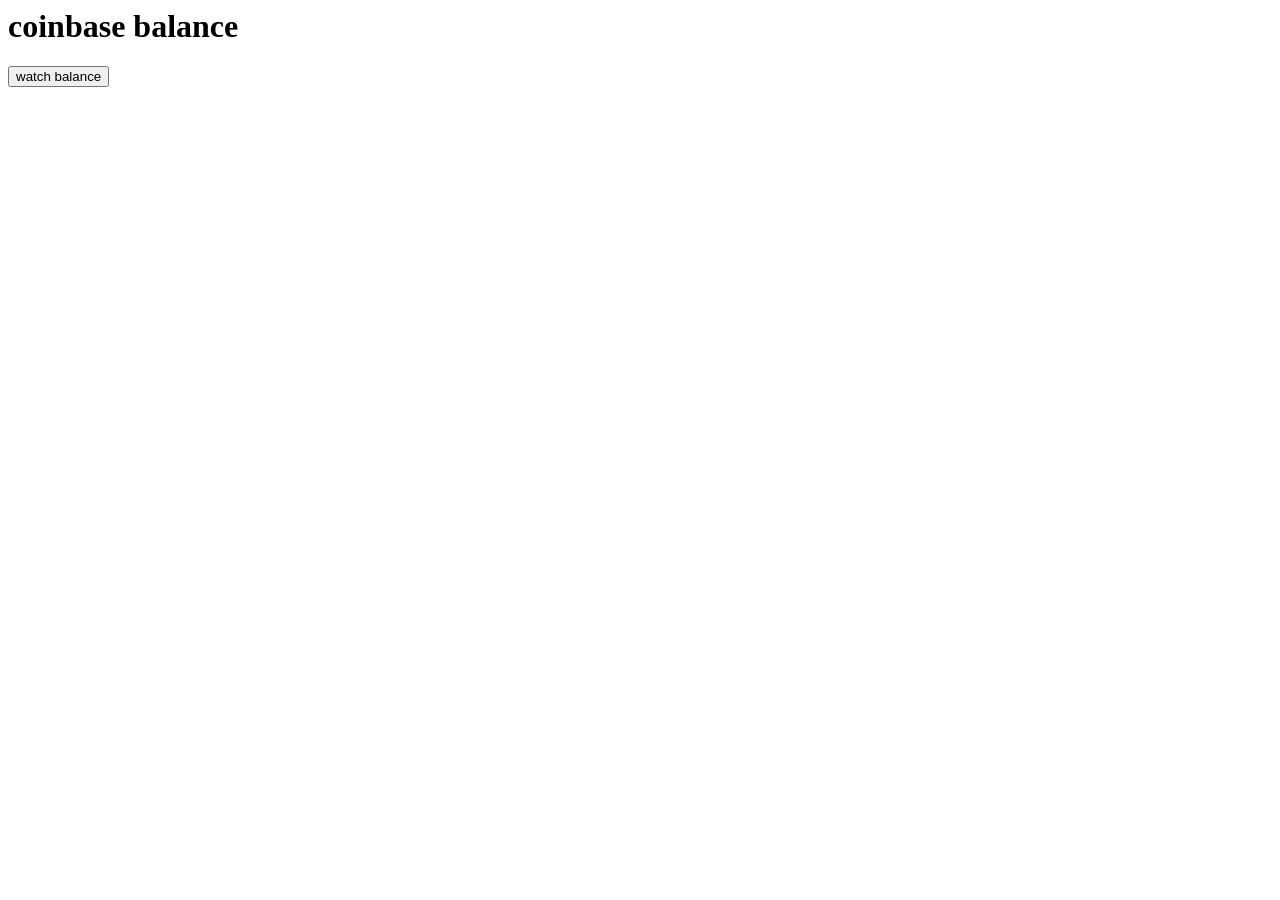
<file: static/plugins/web3/example/balance.html>
<!doctype>
<html>

<head>
<script type="text/javascript" src="../node_modules/bignumber.js/bignumber.min.js"></script>
<script type="text/javascript" src="../web3-light.js"></script>
<script type="text/javascript">
   
    var Web3 = require('web3');
    var web3 = new Web3();


    //web3.setProvider(new web3.providers.HttpProvider());
    //default port is 8545

    web3.setProvider(new web3.providers.HttpProvider("http://localhost:8200"));

    function watchBalance() {
        console.log('11111');
        var coinbase = web3.eth.coinbase;
        console.log(coinbase);
        var originalBalance = web3.eth.getBalance(coinbase).toNumber();

        console.log(originalBalance);
        document.getElementById('coinbase').innerText = 'coinbase: ' + coinbase;
        document.getElementById('original').innerText = ' original balance: ' + originalBalance + '    watching...';

        web3.eth.filter('latest').watch(function() {
            var currentBalance = web3.eth.getBalance(coinbase).toNumber();
            document.getElementById("current").innerText = 'current: ' + currentBalance;
            document.getElementById("diff").innerText = 'diff:    ' + (currentBalance - originalBalance);
        });
    }

</script>
</head>
<body>
    <h1>coinbase balance</h1>
    <button type="button" onClick="watchBalance();">watch balance</button>
    <div></div>
    <div id="coinbase"></div>
    <div id="original"></div>
    <div id="current"></div>
    <div id="diff"></div>
</body>
</html>
</file>
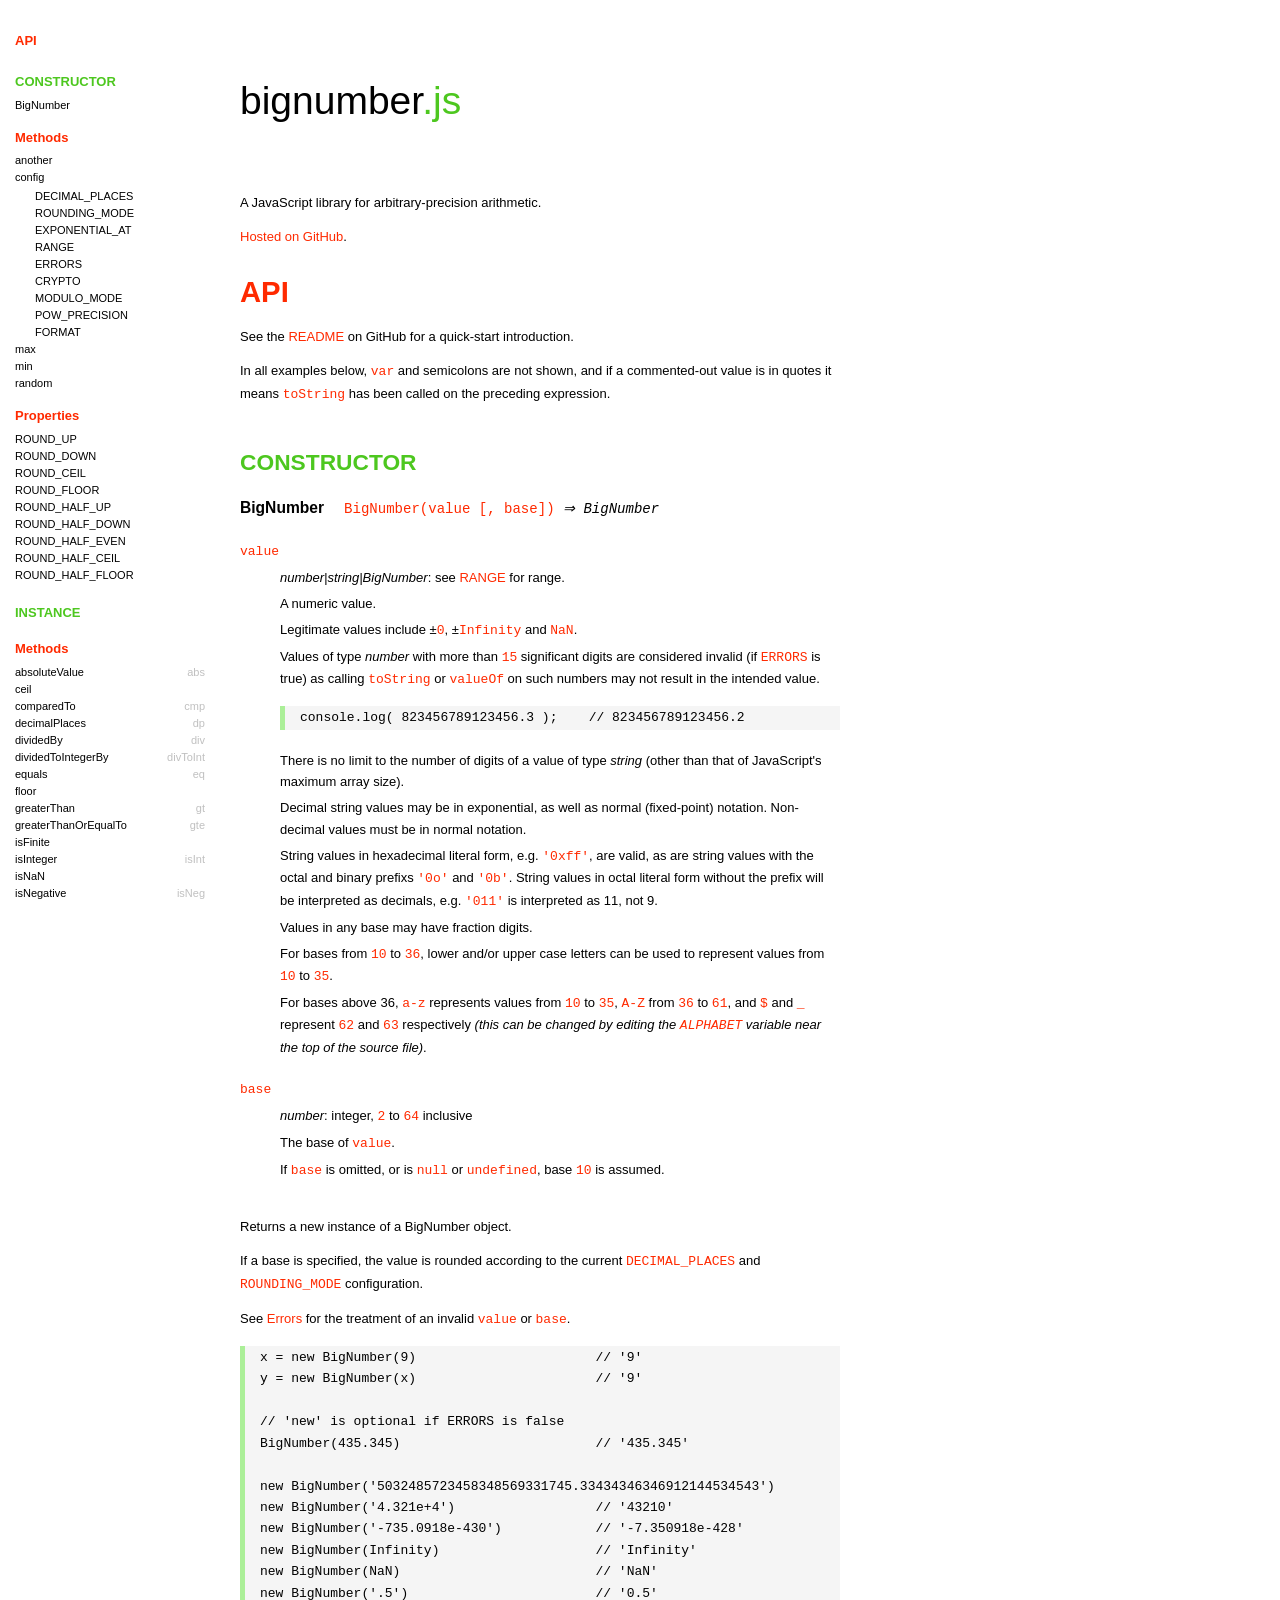
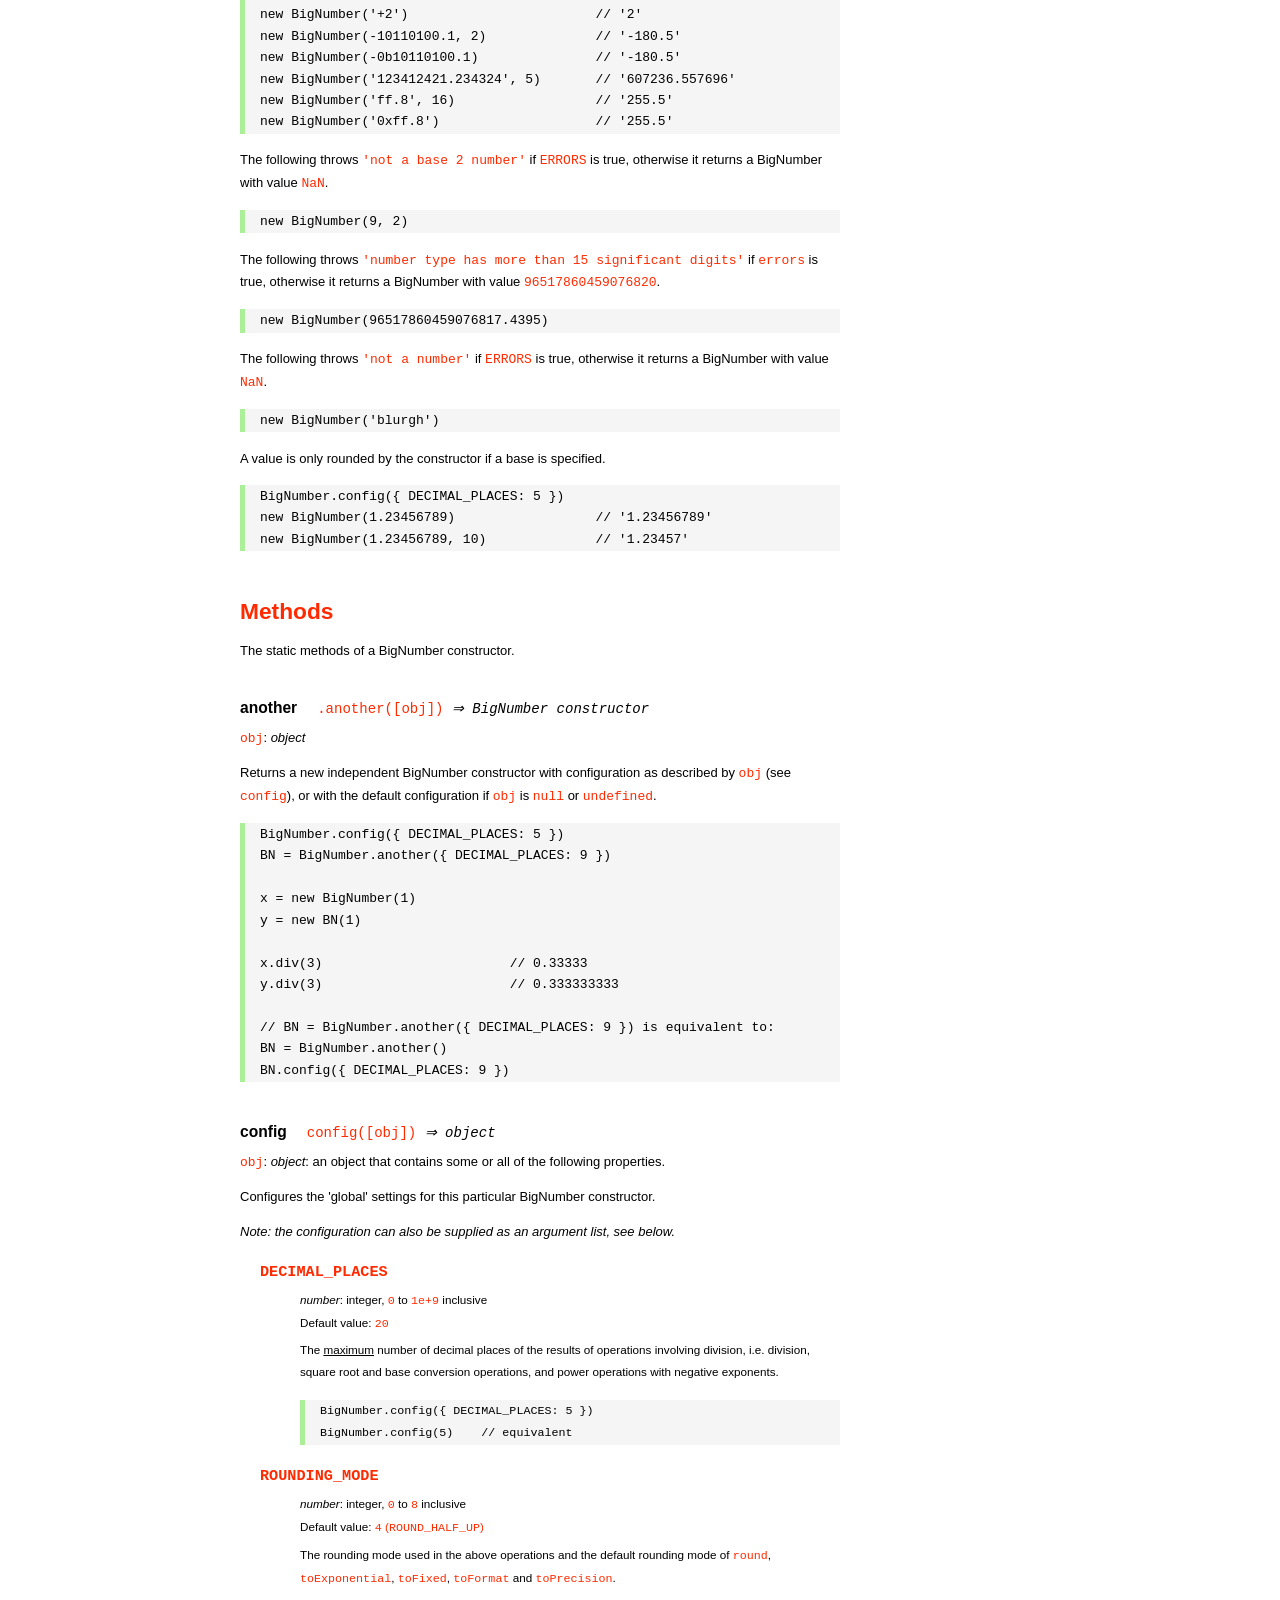
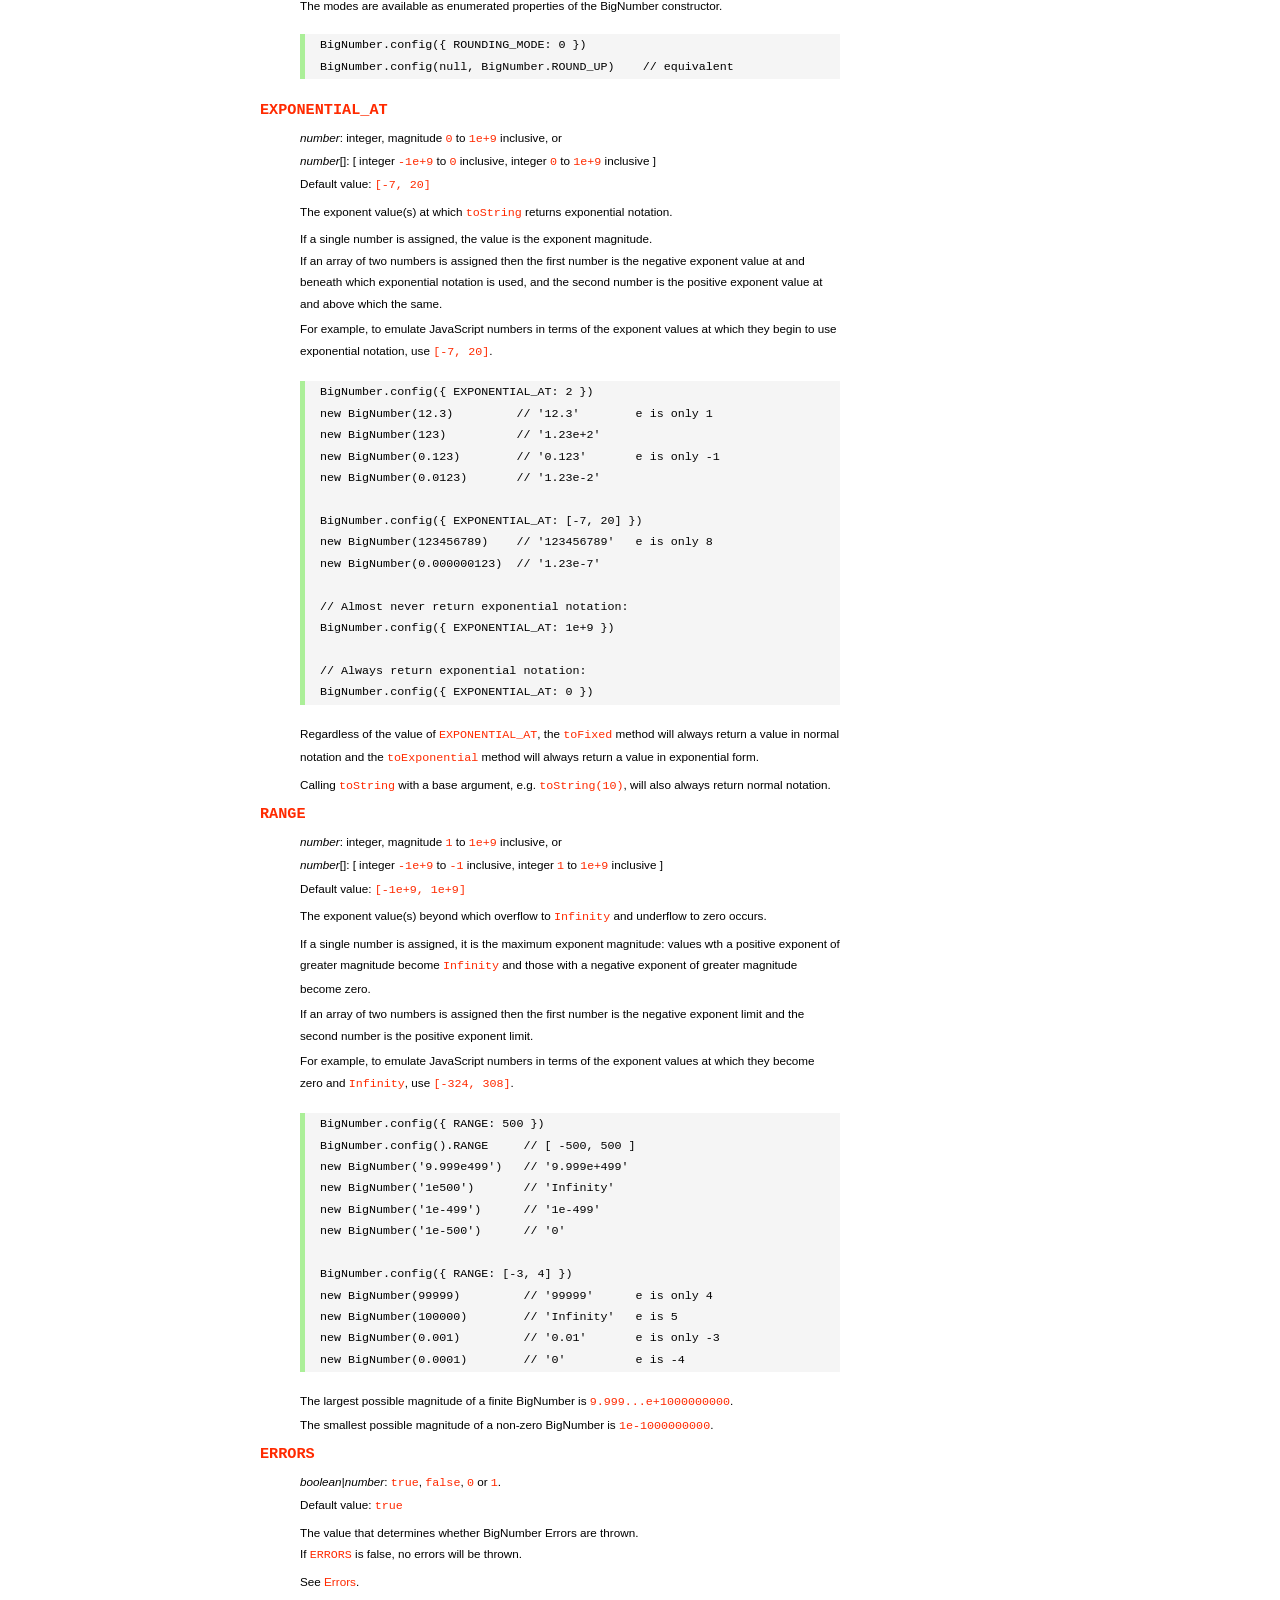
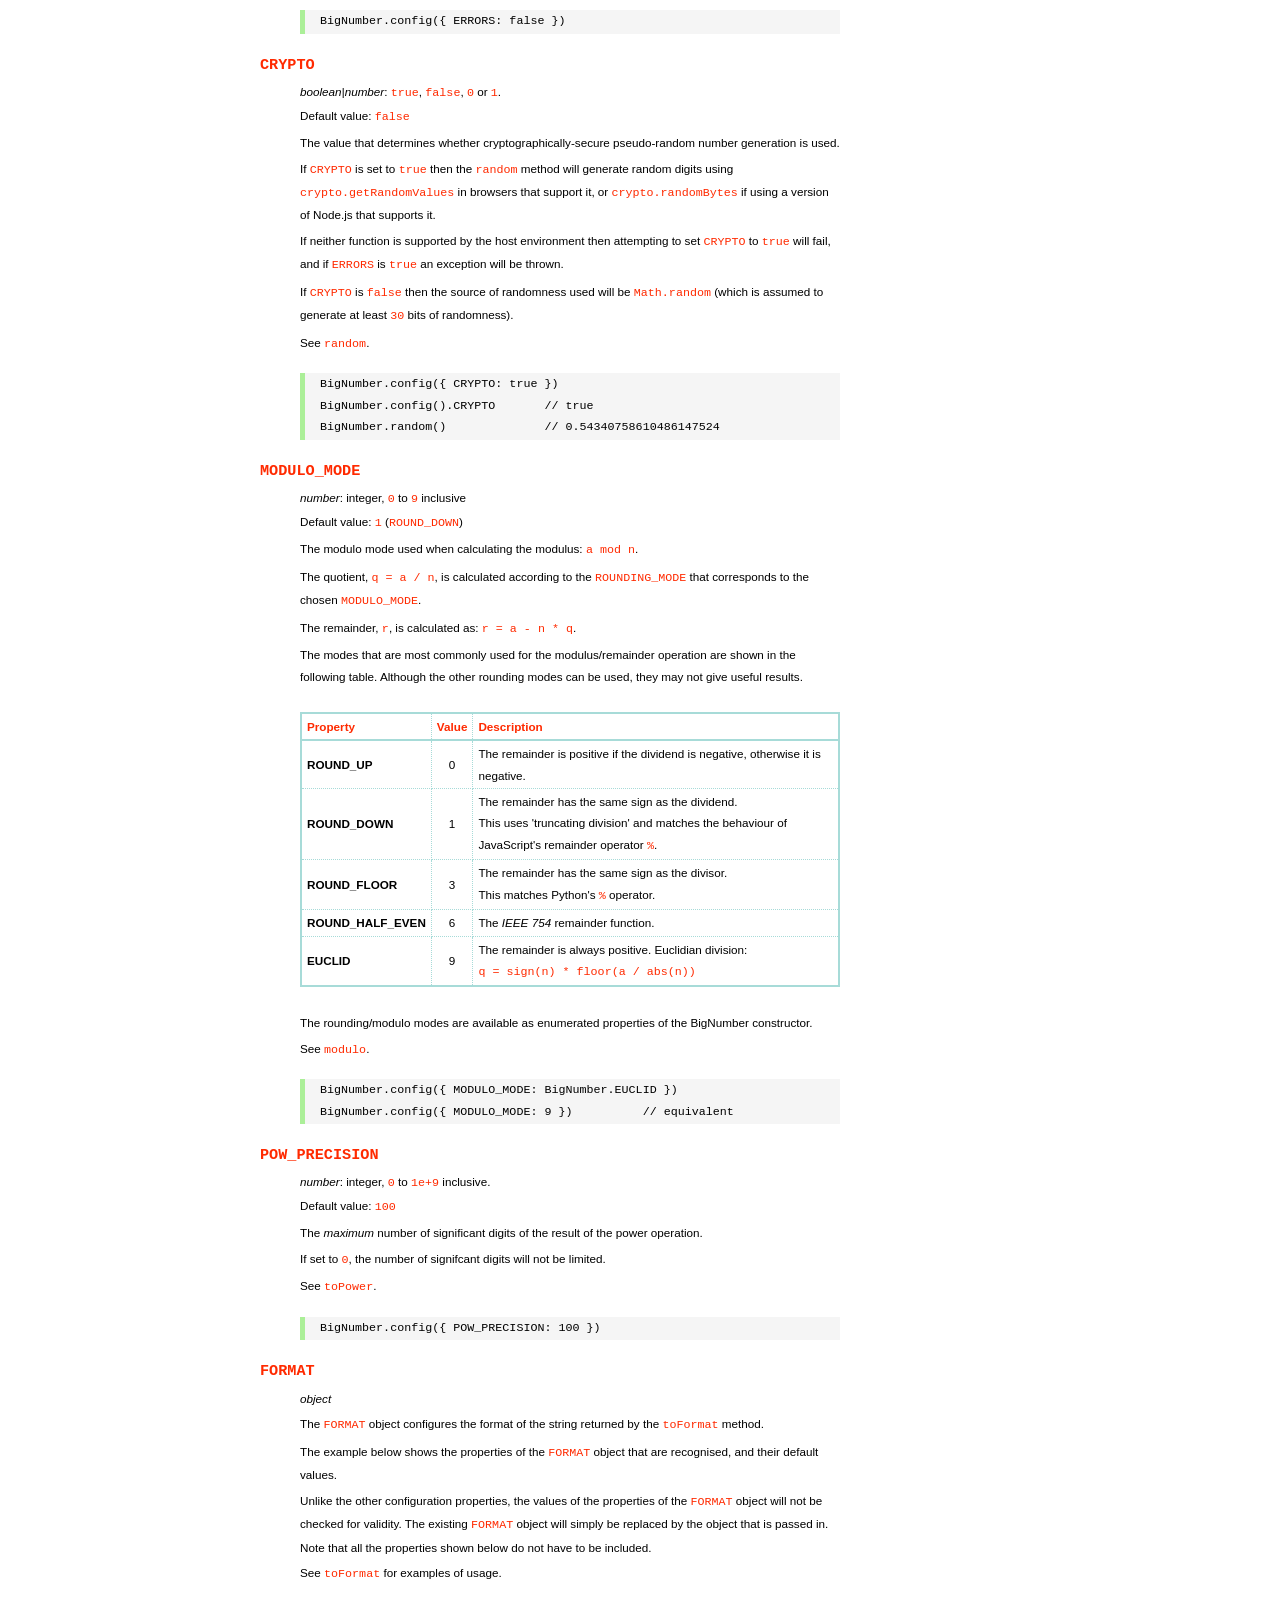
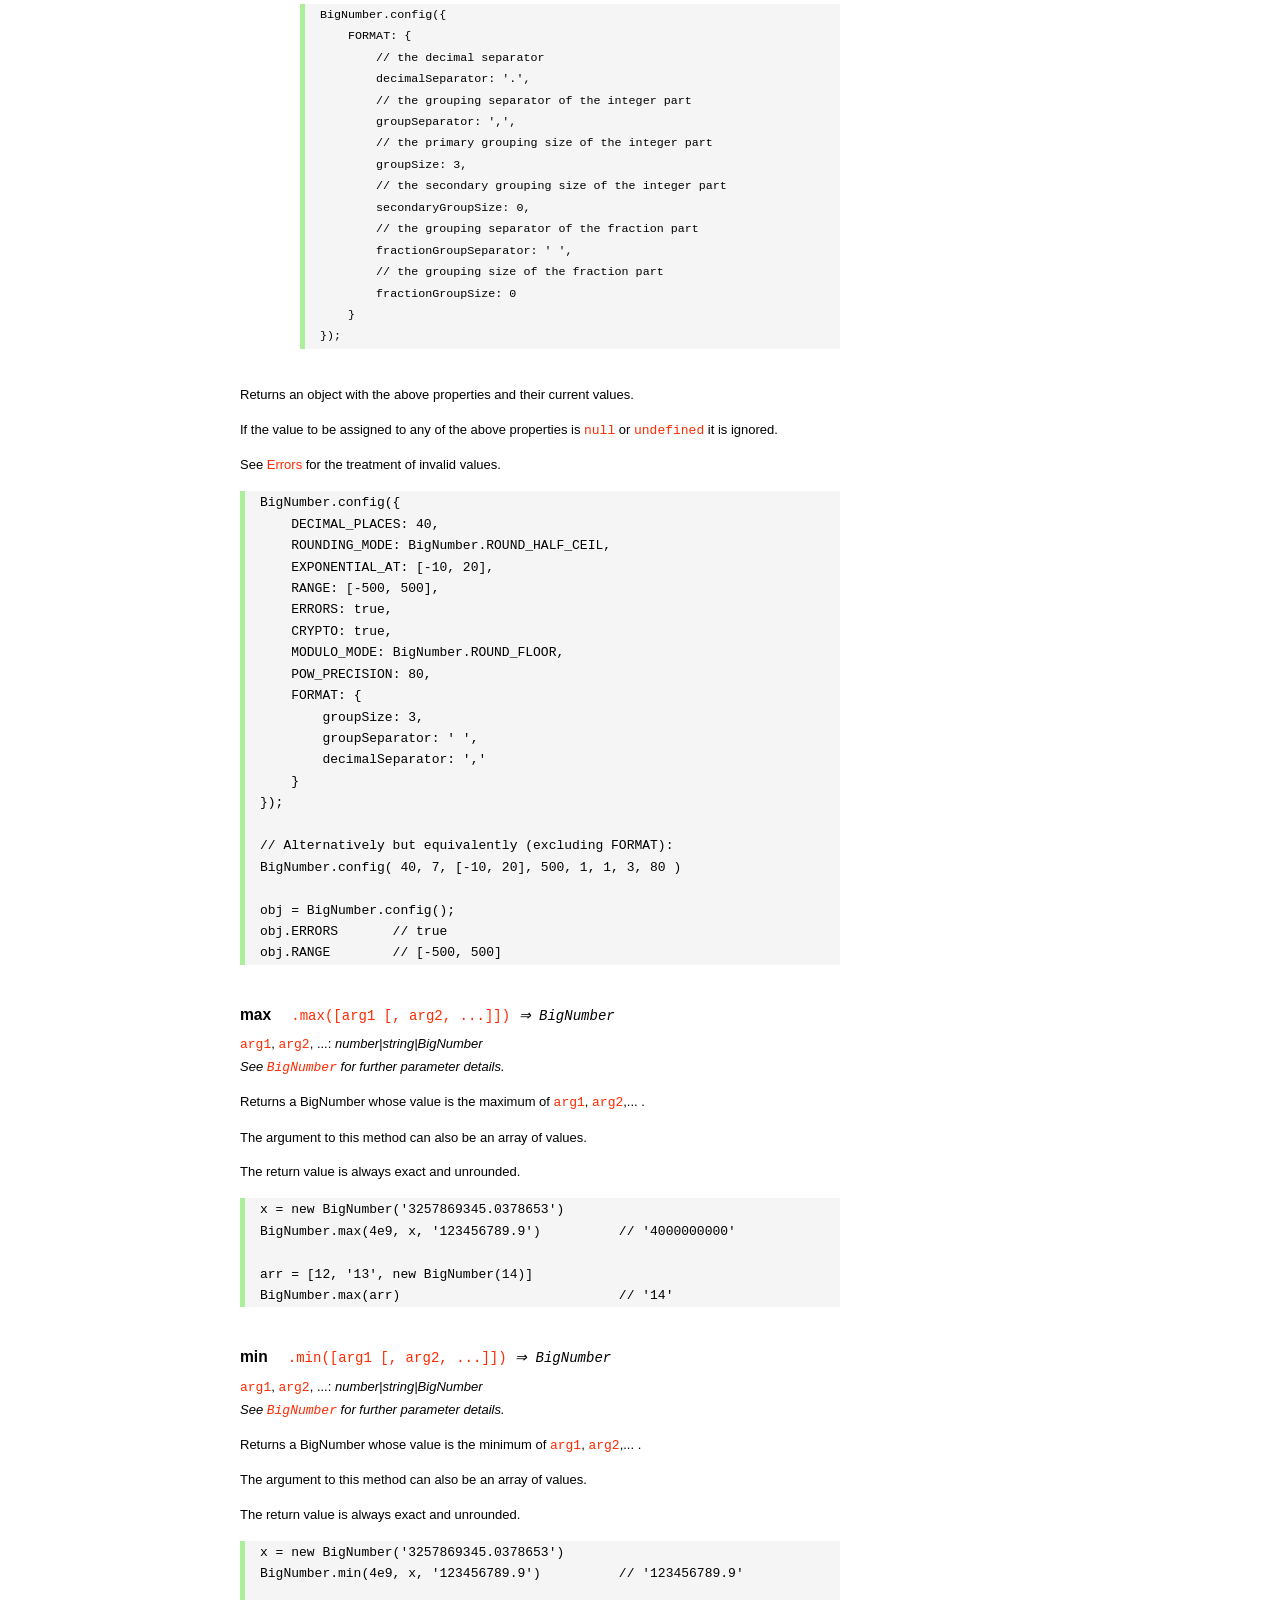
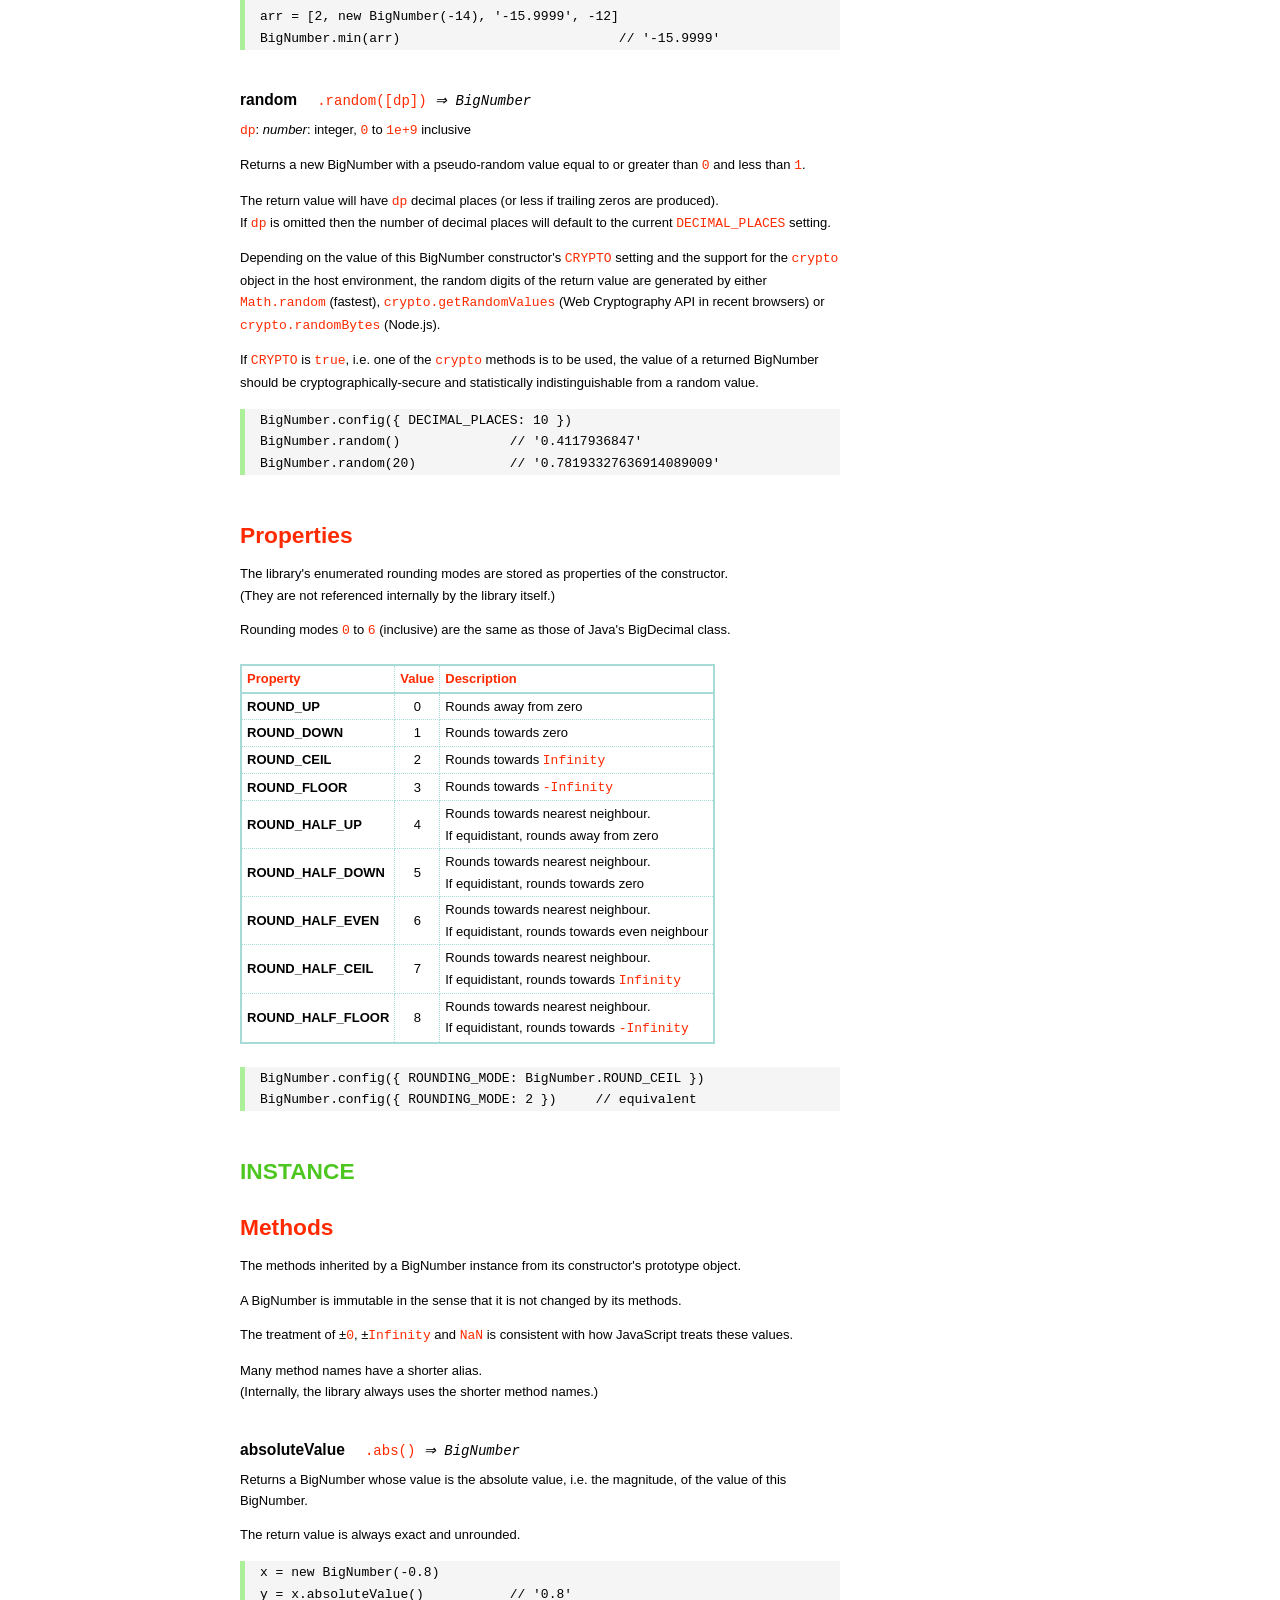
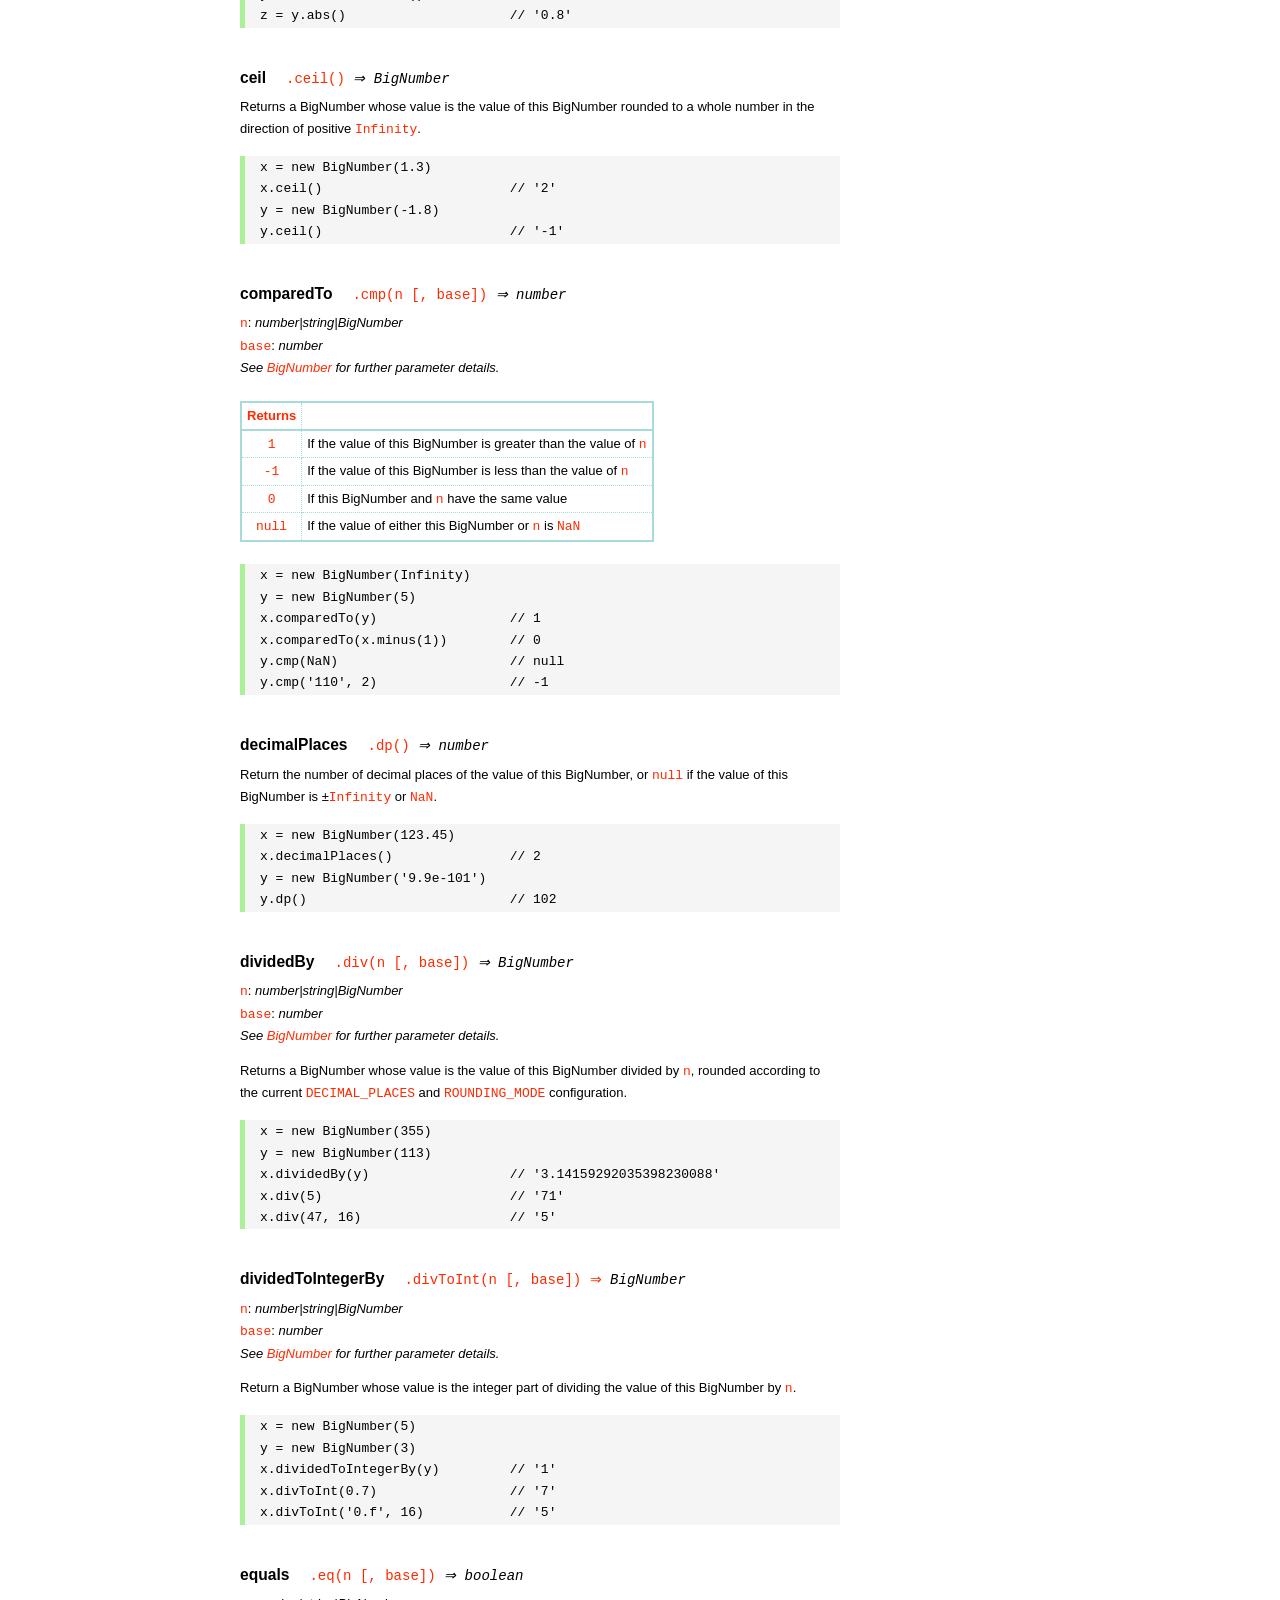
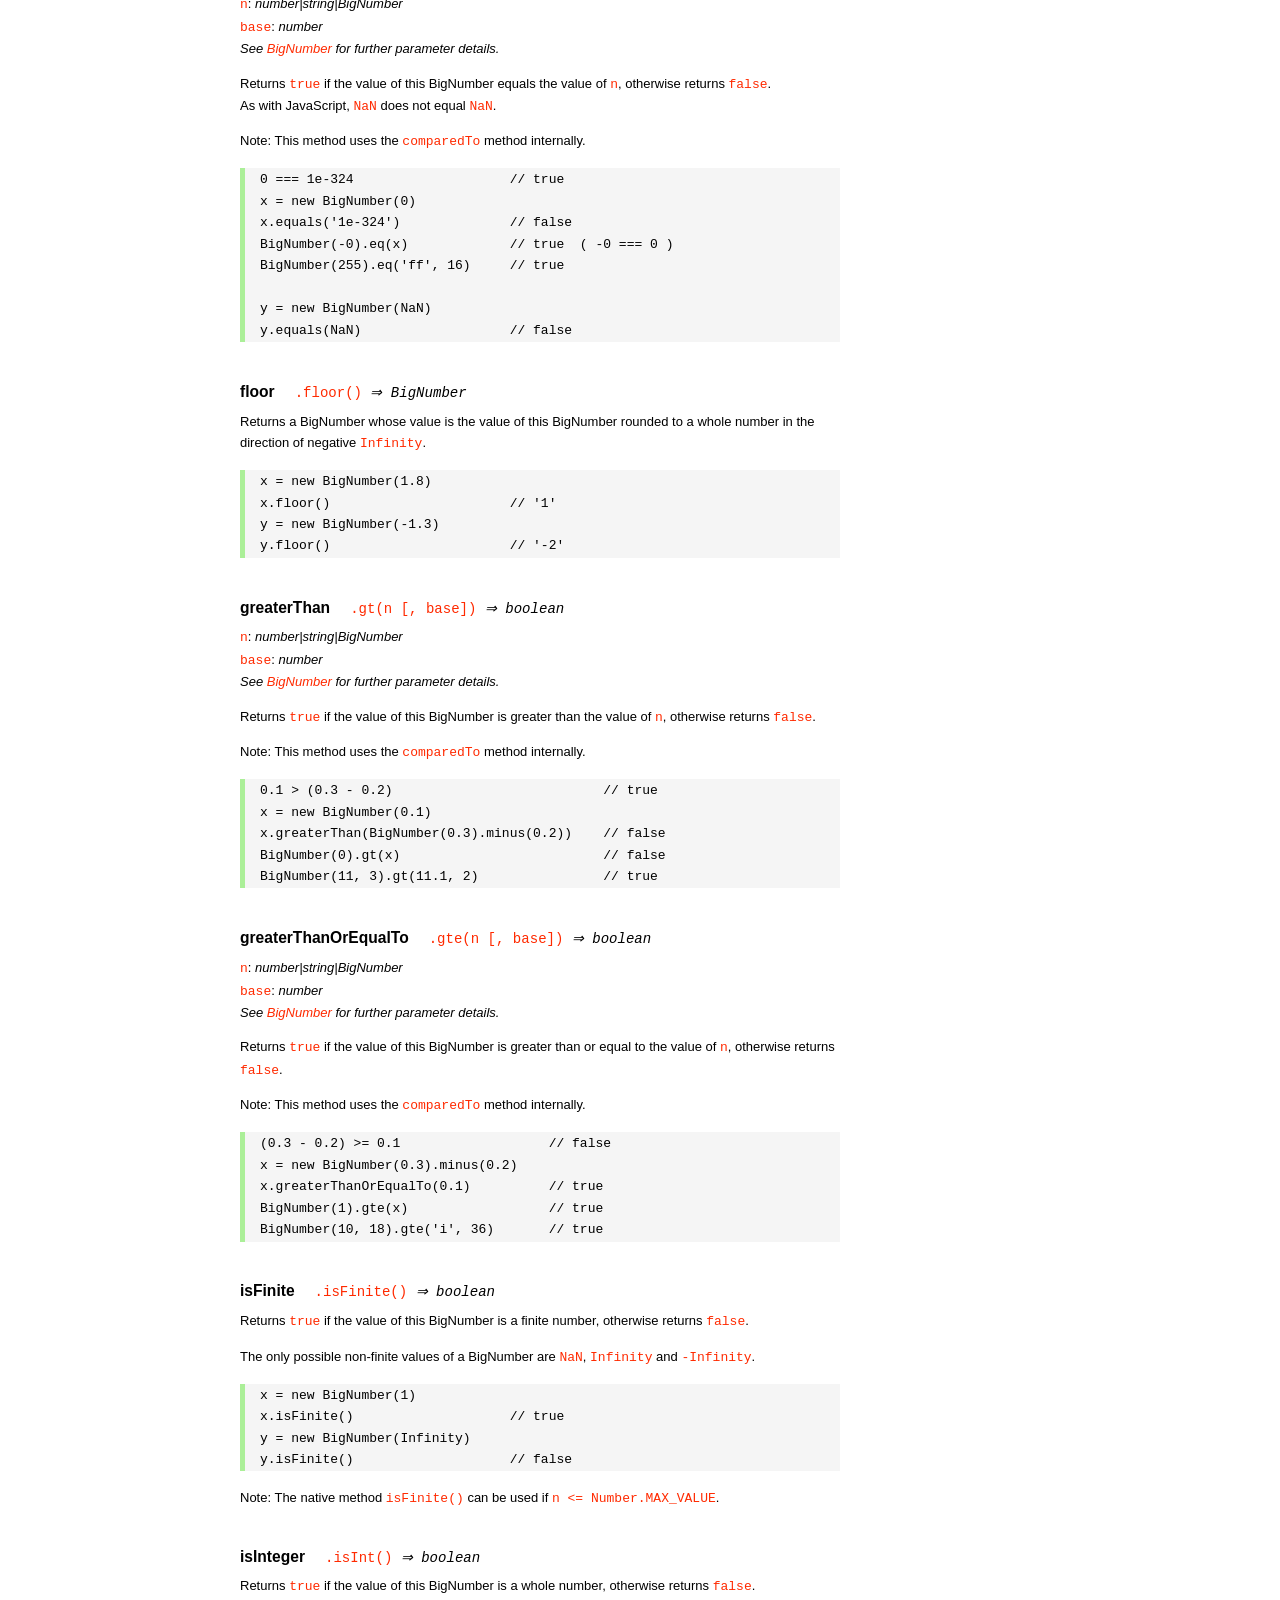
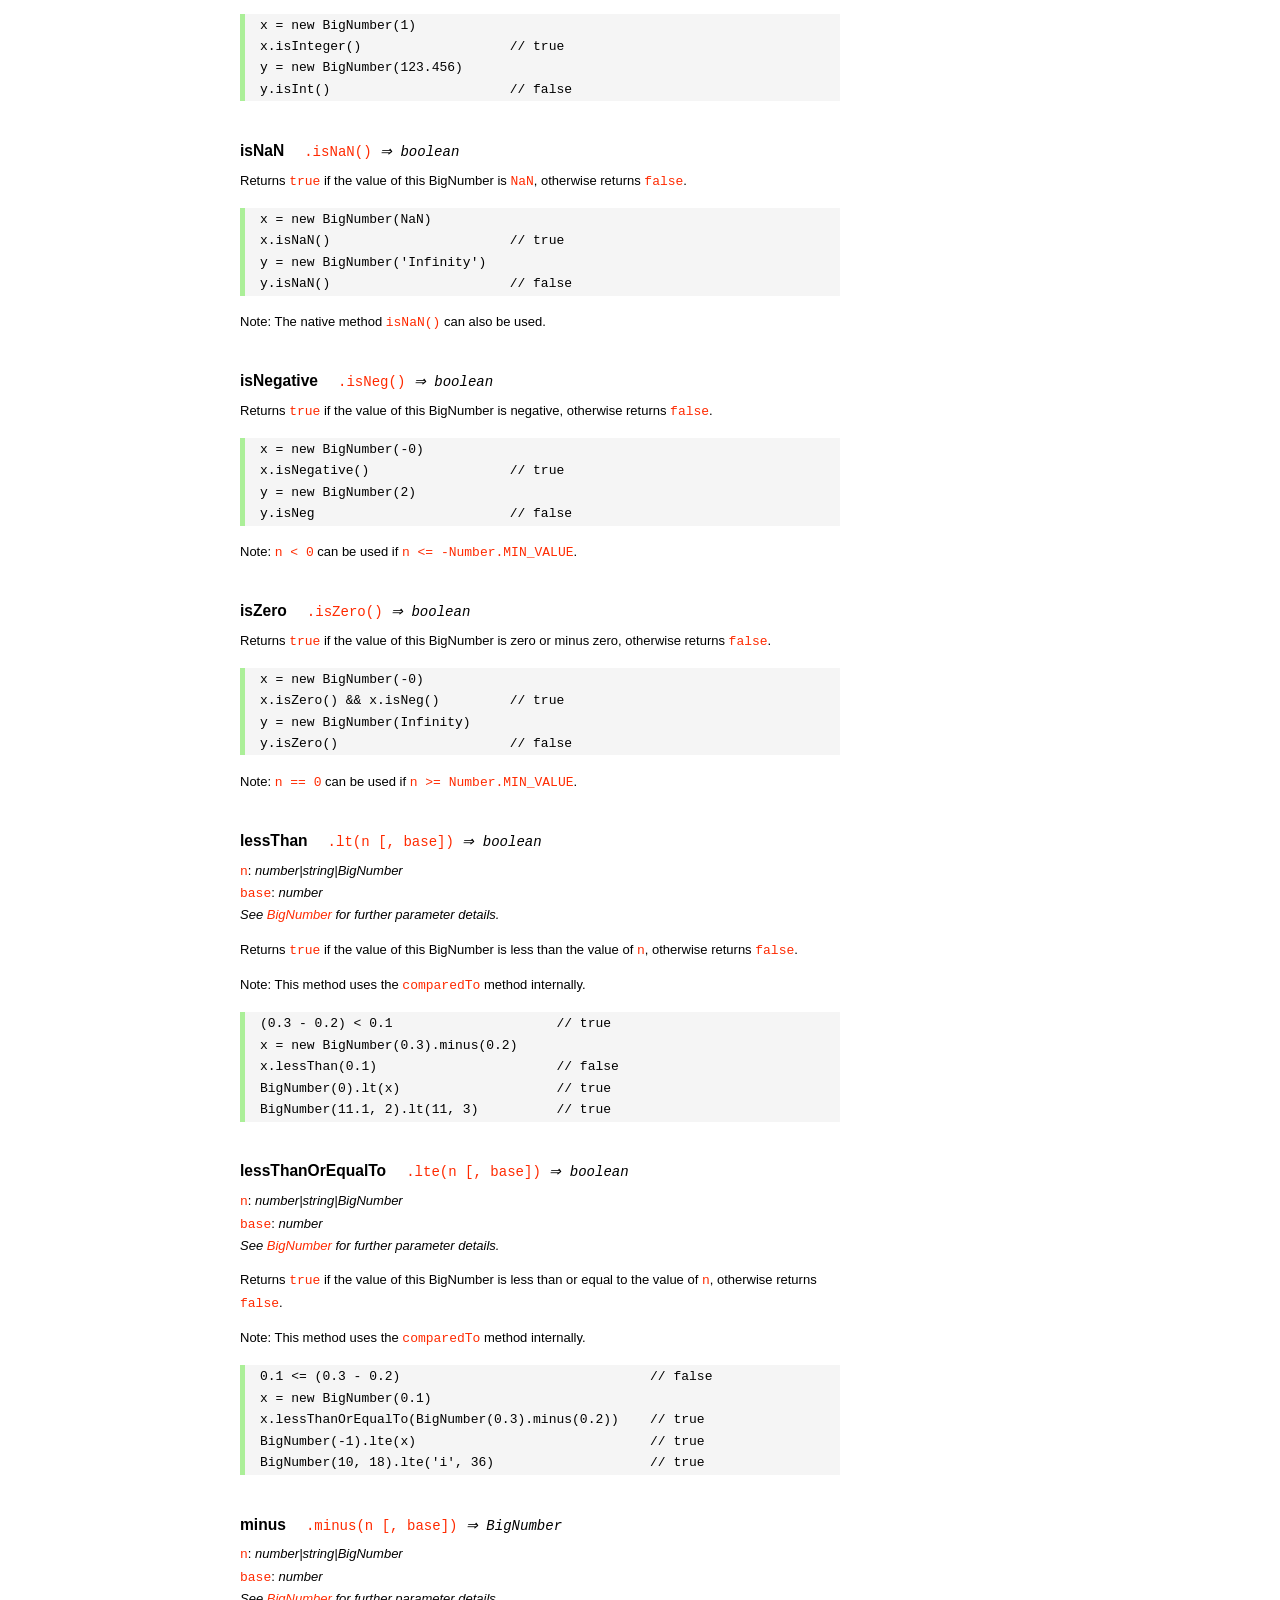
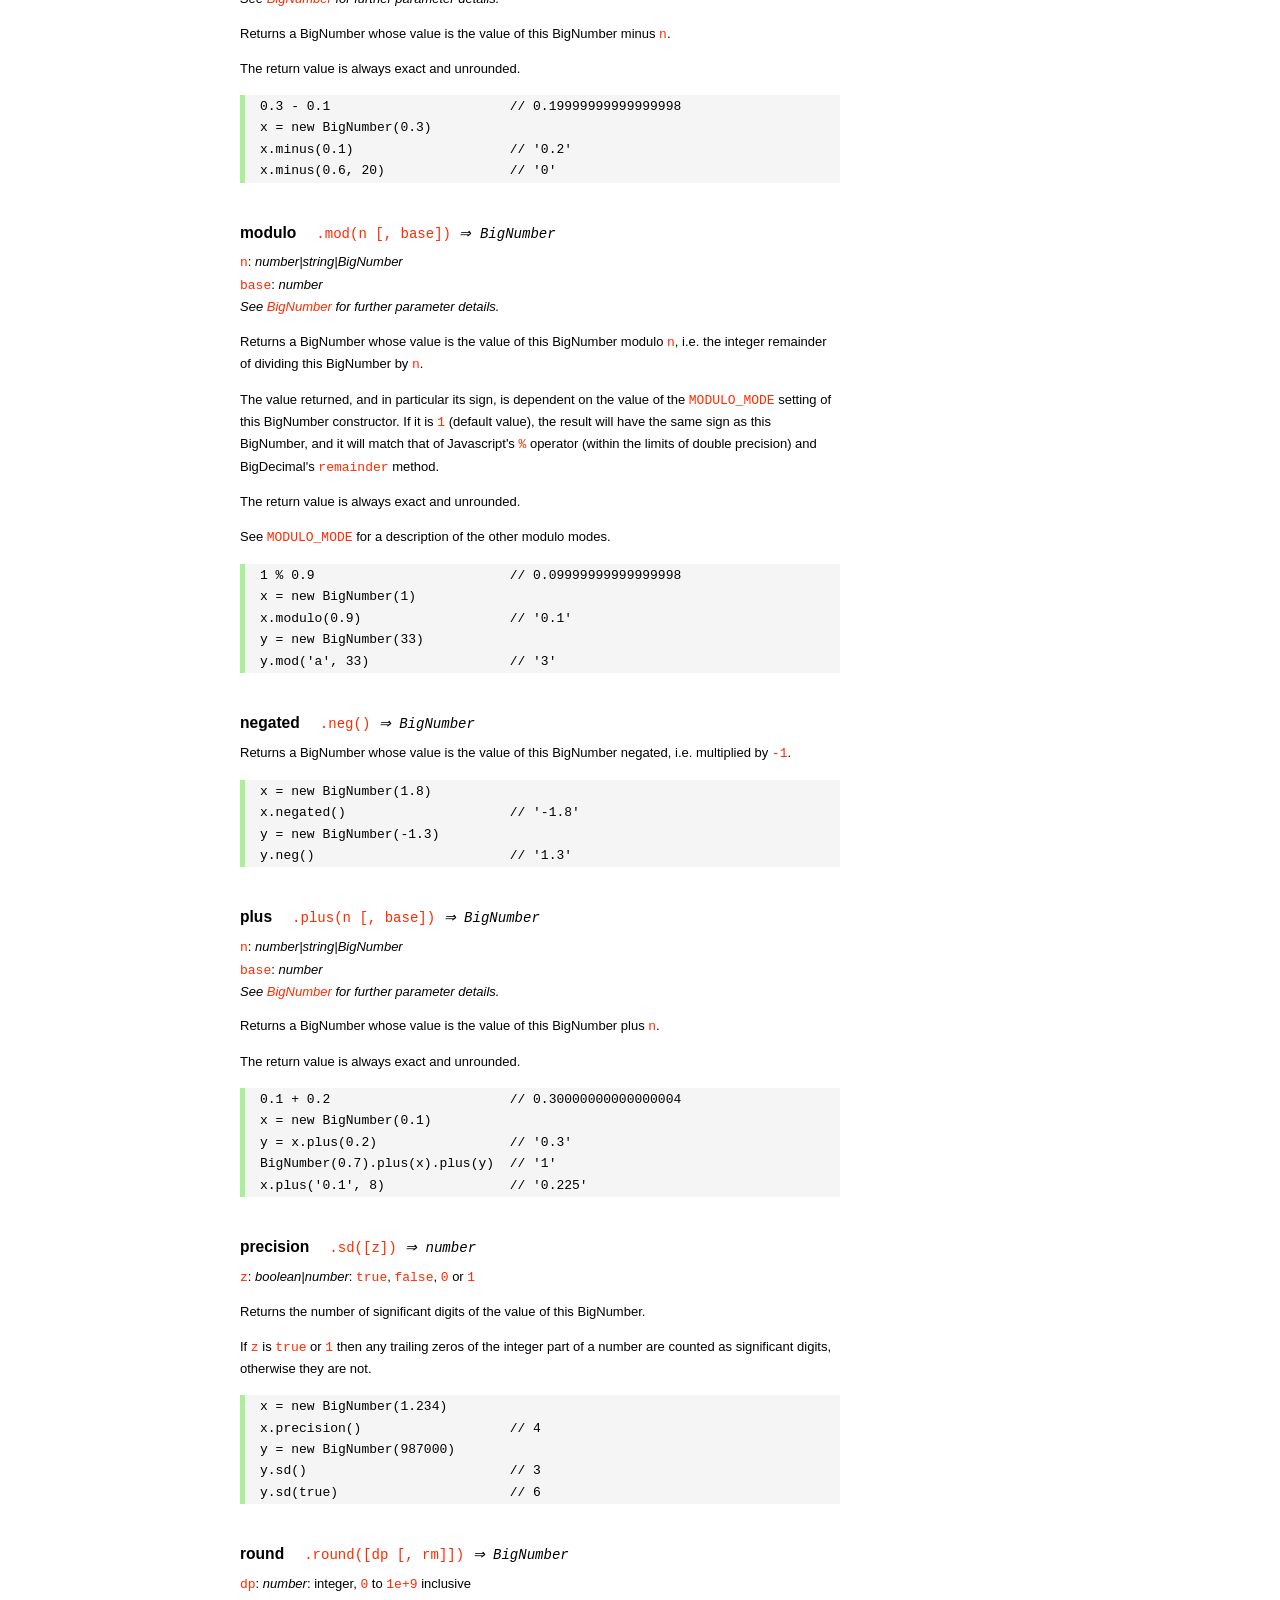
<file: static/plugins/web3/node_modules/bignumber.js/doc/API.html>
<!DOCTYPE HTML>
<html>
<head>
<meta charset="utf-8">
<meta http-equiv="X-UA-Compatible" content="IE=edge">
<meta name="Author" content="M Mclaughlin">
<title>bignumber.js API</title>
<style>
html{font-size:100%}
body{background:#fff;font-family:"Helvetica Neue",Helvetica,Arial,sans-serif;font-size:13px;
  line-height:1.65em;min-height:100%;margin:0}
body,i{color:#000}
.nav{background:#fff;position:fixed;top:0;bottom:0;left:0;width:200px;overflow-y:auto;
  padding:15px 0 30px 15px}
div.container{width:600px;margin:50px 0 50px 240px}
p{margin:0 0 1em;width:600px}
pre,ul{margin:1em 0}
h1,h2,h3,h4,h5{margin:0;padding:1.5em 0 0}
h1,h2{padding:.75em 0}
!h1{font:400 3em Consolas,monaco,monospace;color:#000;margin-bottom:1em}
h1{font:400 3em Verdana,sans-serif;color:#000;margin-bottom:1em}
h2{font-size:2.25em;color:#ff2a00}
h3{font-size:1.75em;color:#4dc71f}
h4{font-size:1.75em;color:#ff2a00;padding-bottom:.75em}
h5{font-size:1.2em;margin-bottom:.4em}
h6{font-size:1.1em;margin-bottom:0.8em;padding:0.5em 0}
dd{padding-top:.35em}
dt{padding-top:.5em}
b{font-weight:700}
dt b{font-size:1.3em}
a,a:visited{color:#ff2a00;text-decoration:none}
a:active,a:hover{outline:0;text-decoration:underline}
.nav a,.nav b,.nav a:visited{display:block;color:#ff2a00;font-weight:700; margin-top:15px}
.nav b{color:#4dc71f;margin-top:20px;cursor:default;width:auto}
ul{list-style-type:none;padding:0 0 0 20px}
.nav ul{line-height:14px;padding-left:0;margin:5px 0 0}
.nav ul a,.nav ul a:visited,span{display:inline;color:#000;font-family:Verdana,Geneva,sans-serif;
  font-size:11px;font-weight:400;margin:0}
.inset,ul.inset{margin-left:20px}
.inset{font-size:.9em}
.nav li{width:auto;margin:0 0 3px}
.alias{font-style:italic;margin-left:20px}
table{border-collapse:collapse;border-spacing:0;border:2px solid #a7dbd8;margin:1.75em 0;padding:0}
td,th{text-align:left;margin:0;padding:2px 5px;border:1px dotted #a7dbd8}
th{border-top:2px solid #a7dbd8;border-bottom:2px solid #a7dbd8;color:#ff2a00}
code,pre{font-family:Consolas, monaco, monospace;font-weight:400}
pre{background:#f5f5f5;white-space:pre-wrap;word-wrap:break-word;border-left:5px solid #abef98;
  padding:1px 0 1px 15px;margin:1.2em 0}
code,.nav-title{color:#ff2a00}
.end{margin-bottom:25px}
.centre{text-align:center}
.error-table{font-size:13px;width:100%}
#faq{margin:3em 0 0}
li span{float:right;margin-right:10px;color:#c0c0c0}
#js{font:inherit;color:#4dc71f}
</style>
</head>
<body>

  <div class="nav">

    <a class='nav-title' href="#">API</a>

    <b> CONSTRUCTOR </b>
    <ul>
      <li><a href="#bignumber">BigNumber</a></li>
    </ul>

    <a href="#methods">Methods</a>
    <ul>
      <li><a href="#another">another</a></li>
      <li><a href="#config" >config</a></li>
      <li>
        <ul class="inset">
          <li><a href="#decimal-places">DECIMAL_PLACES</a></li>
          <li><a href="#rounding-mode" >ROUNDING_MODE</a></li>
          <li><a href="#exponential-at">EXPONENTIAL_AT</a></li>
          <li><a href="#range"         >RANGE</a></li>
          <li><a href="#errors"        >ERRORS</a></li>
          <li><a href="#crypto"        >CRYPTO</a></li>
          <li><a href="#modulo-mode"   >MODULO_MODE</a></li>
          <li><a href="#pow-precision" >POW_PRECISION</a></li>
          <li><a href="#format"        >FORMAT</a></li>
        </ul>
      </li>
      <li><a href="#max"    >max</a></li>
      <li><a href="#min"    >min</a></li>
      <li><a href="#random" >random</a></li>
    </ul>

    <a href="#constructor-properties">Properties</a>
    <ul>
      <li><a href="#round-up"        >ROUND_UP</a></li>
      <li><a href="#round-down"      >ROUND_DOWN</a></li>
      <li><a href="#round-ceil"      >ROUND_CEIL</a></li>
      <li><a href="#round-floor"     >ROUND_FLOOR</a></li>
      <li><a href="#round-half-up"   >ROUND_HALF_UP</a></li>
      <li><a href="#round-half-down" >ROUND_HALF_DOWN</a></li>
      <li><a href="#round-half-even" >ROUND_HALF_EVEN</a></li>
      <li><a href="#round-half-ceil" >ROUND_HALF_CEIL</a></li>
      <li><a href="#round-half-floor">ROUND_HALF_FLOOR</a></li>
    </ul>

    <b> INSTANCE </b>

    <a href="#prototype-methods">Methods</a>
    <ul>
      <li><a href="#abs"    >absoluteValue       </a><span>abs</span>     </li>
      <li><a href="#ceil"   >ceil                </a>                     </li>
      <li><a href="#cmp"    >comparedTo          </a><span>cmp</span>     </li>
      <li><a href="#dp"     >decimalPlaces       </a><span>dp</span>      </li>
      <li><a href="#div"    >dividedBy           </a><span>div</span>     </li>
      <li><a href="#divInt" >dividedToIntegerBy  </a><span>divToInt</span></li>
      <li><a href="#eq"     >equals              </a><span>eq</span>      </li>
      <li><a href="#floor"  >floor               </a>                     </li>
      <li><a href="#gt"     >greaterThan         </a><span>gt</span>      </li>
      <li><a href="#gte"    >greaterThanOrEqualTo</a><span>gte</span>     </li>
      <li><a href="#isF"    >isFinite            </a>                     </li>
      <li><a href="#isInt"  >isInteger           </a><span>isInt</span>   </li>
      <li><a href="#isNaN"  >isNaN               </a>                     </li>
      <li><a href="#isNeg"  >isNegative          </a><span>isNeg</span>   </li>
      <li><a href="#isZ"    >isZero              </a>                     </li>
      <li><a href="#lt"     >lessThan            </a><span>lt</span>      </li>
      <li><a href="#lte"    >lessThanOrEqualTo   </a><span>lte</span>     </li>
      <li><a href="#minus"  >minus               </a><span>sub</span>     </li>
      <li><a href="#mod"    >modulo              </a><span>mod</span>     </li>
      <li><a href="#neg"    >negated             </a><span>neg</span>     </li>
      <li><a href="#plus"   >plus                </a><span>add</span>     </li>
      <li><a href="#sd"     >precision           </a><span>sd</span>      </li>
      <li><a href="#round"  >round               </a>                     </li>
      <li><a href="#shift"  >shift               </a>                     </li>
      <li><a href="#sqrt"   >squareRoot          </a><span>sqrt</span>    </li>
      <li><a href="#times"  >times               </a><span>mul</span>     </li>
      <li><a href="#toD"    >toDigits            </a>                     </li>
      <li><a href="#toE"    >toExponential       </a>                     </li>
      <li><a href="#toFix"  >toFixed             </a>                     </li>
      <li><a href="#toFor"  >toFormat            </a>                     </li>
      <li><a href="#toFr"   >toFraction          </a>                     </li>
      <li><a href="#toJSON" >toJSON              </a>                     </li>
      <li><a href="#toN"    >toNumber            </a>                     </li>
      <li><a href="#pow"    >toPower             </a><span>pow</span>     </li>
      <li><a href="#toP"    >toPrecision         </a>                     </li>
      <li><a href="#toS"    >toString            </a>                     </li>
      <li><a href="#trunc"  >truncated           </a><span>trunc</span>   </li>
      <li><a href="#valueOf">valueOf             </a>                     </li>
    </ul>

    <a href="#instance-properties">Properties</a>
    <ul>
      <li><a href="#coefficient">c: coefficient</a></li>
      <li><a href="#exponent"   >e: exponent</a></li>
      <li><a href="#sign"       >s: sign</a></li>
    </ul>

    <a href="#zero-nan-infinity">Zero, NaN &amp; Infinity</a>
    <a href="#Errors">Errors</a>
    <a class='end' href="#faq">FAQ</a>

  </div>

  <div class="container">

    <h1>bignumber<span id='js'>.js</span></h1>

    <p>A JavaScript library for arbitrary-precision arithmetic.</p>
    <p><a href="https://github.com/MikeMcl/bignumber.js">Hosted on GitHub</a>. </p>

    <h2>API</h2>

    <p>
      See the <a href='https://github.com/MikeMcl/bignumber.js'>README</a> on GitHub for a
      quick-start introduction.
    </p>
    <p>
      In all examples below, <code>var</code> and semicolons are not shown, and if a commented-out
      value is in quotes it means <code>toString</code> has been called on the preceding expression.
    </p>


    <h3>CONSTRUCTOR</h3>

    <h5 id="bignumber">
      BigNumber<code class='inset'>BigNumber(value [, base]) <i>&rArr; BigNumber</i></code>
    </h5>
    <dl>
      <dt><code>value</code></dt>
      <dd>
        <i>number|string|BigNumber</i>: see <a href='#range'>RANGE</a> for
        range.
      </dd>
      <dd>
        A numeric value.
      </dd>
      <dd>
        Legitimate values include &plusmn;<code>0</code>, &plusmn;<code>Infinity</code> and
        <code>NaN</code>.
      </dd>
      <dd>
        Values of type <em>number</em> with more than <code>15</code> significant digits are
        considered invalid (if <a href='#errors'><code>ERRORS</code></a> is true) as calling
        <code><a href='#toS'>toString</a></code> or <code><a href='#valueOf'>valueOf</a></code> on
        such numbers may not result in the intended value.
        <pre>console.log( 823456789123456.3 );    // 823456789123456.2</pre>
      </dd>
      <dd>
        There is no limit to the number of digits of a value of type <em>string</em> (other than
        that of JavaScript's maximum array size).
      </dd>
      <dd>
        Decimal string values may be in exponential, as well as normal (fixed-point) notation.
        Non-decimal values must be in normal notation.
      </dd>
      <dd>
        String values in hexadecimal literal form, e.g. <code>'0xff'</code>, are valid, as are
        string values with the octal and binary prefixs <code>'0o'</code> and <code>'0b'</code>.
        String values in octal literal form without the prefix will be interpreted as
        decimals, e.g. <code>'011'</code> is interpreted as 11, not 9.
      </dd>
      <dd>Values in any base may have fraction digits.</dd>
      <dd>
        For bases from <code>10</code> to <code>36</code>, lower and/or upper case letters can be
        used to represent values from <code>10</code> to <code>35</code>.
      </dd>
      <dd>
        For bases above 36, <code>a-z</code> represents values from <code>10</code> to
        <code>35</code>, <code>A-Z</code> from <code>36</code> to <code>61</code>, and
        <code>$</code> and <code>_</code> represent <code>62</code> and <code>63</code> respectively
        <i>(this can be changed by editing the <code>ALPHABET</code> variable near the top of the
        source file)</i>.
      </dd>
    </dl>
    <dl>
      <dt><code>base</code></dt>
      <dd>
        <i>number</i>: integer, <code>2</code> to <code>64</code> inclusive
      </dd>
      <dd>The base of <code>value</code>.</dd>
      <dd>
        If <code>base</code> is omitted, or is <code>null</code> or <code>undefined</code>, base
        <code>10</code> is assumed.
      </dd>
    </dl>
    <br />
    <p>Returns a new instance of a BigNumber object.</p>
    <p>
      If a base is specified, the value is rounded according to
      the current <a href='#decimal-places'><code>DECIMAL_PLACES</code></a> and
      <a href='#rounding-mode'><code>ROUNDING_MODE</code></a> configuration.
    </p>
    <p>
      See <a href='#Errors'>Errors</a> for the treatment of an invalid <code>value</code> or
      <code>base</code>.
    </p>
    <pre>
x = new BigNumber(9)                       // '9'
y = new BigNumber(x)                       // '9'

// 'new' is optional if ERRORS is false
BigNumber(435.345)                         // '435.345'

new BigNumber('5032485723458348569331745.33434346346912144534543')
new BigNumber('4.321e+4')                  // '43210'
new BigNumber('-735.0918e-430')            // '-7.350918e-428'
new BigNumber(Infinity)                    // 'Infinity'
new BigNumber(NaN)                         // 'NaN'
new BigNumber('.5')                        // '0.5'
new BigNumber('+2')                        // '2'
new BigNumber(-10110100.1, 2)              // '-180.5'
new BigNumber(-0b10110100.1)               // '-180.5'
new BigNumber('123412421.234324', 5)       // '607236.557696'
new BigNumber('ff.8', 16)                  // '255.5'
new BigNumber('0xff.8')                    // '255.5'</pre>
    <p>
      The following throws <code>'not a base 2 number'</code> if
      <a href='#errors'><code>ERRORS</code></a> is true, otherwise it returns a BigNumber with value
      <code>NaN</code>.
    </p>
    <pre>new BigNumber(9, 2)</pre>
    <p>
      The following throws <code>'number type has more than 15 significant digits'</code> if
      <a href='#errors'><code>errors</code></a> is true, otherwise it returns a BigNumber with value
      <code>96517860459076820</code>.
    </p>
    <pre>new BigNumber(96517860459076817.4395)</pre>
    <p>
      The following throws <code>'not a number'</code> if <a href='#errors'><code>ERRORS</code></a>
      is true, otherwise it returns a BigNumber with value <code>NaN</code>.
    </p>
    <pre>new BigNumber('blurgh')</pre>
    <p>
      A value is only rounded by the constructor if a base is specified.
    </p>
    <pre>BigNumber.config({ DECIMAL_PLACES: 5 })
new BigNumber(1.23456789)                  // '1.23456789'
new BigNumber(1.23456789, 10)              // '1.23457'</pre>



    <h4 id="methods">Methods</h4>
     <p>The static methods of a BigNumber constructor.</p>




    <h5 id="another">
       another<code class='inset'>.another([obj]) <i>&rArr; BigNumber constructor</i></code>
    </h5>
    <p><code>obj</code>: <i>object</i></p>
    <p>
      Returns a new independent BigNumber constructor with configuration as described by
      <code>obj</code> (see <a href='#config'><code>config</code></a>), or with the default
      configuration if <code>obj</code> is <code>null</code> or <code>undefined</code>.
    </p>
    <pre>BigNumber.config({ DECIMAL_PLACES: 5 })
BN = BigNumber.another({ DECIMAL_PLACES: 9 })

x = new BigNumber(1)
y = new BN(1)

x.div(3)                        // 0.33333
y.div(3)                        // 0.333333333

// BN = BigNumber.another({ DECIMAL_PLACES: 9 }) is equivalent to:
BN = BigNumber.another()
BN.config({ DECIMAL_PLACES: 9 })</pre>



    <h5 id="config">config<code class='inset'>config([obj]) <i>&rArr; object</i></code></h5>
    <p>
      <code>obj</code>: <i>object</i>: an object that contains some or all of the following
      properties.
    </p>
    <p>Configures the 'global' settings for this particular BigNumber constructor.</p>
    <p><i>Note: the configuration can also be supplied as an argument list, see below.</i></p>
    <dl class='inset'>
      <dt id="decimal-places"><code><b>DECIMAL_PLACES</b></code></dt>
      <dd>
        <i>number</i>: integer, <code>0</code> to <code>1e+9</code> inclusive<br />
        Default value: <code>20</code>
      </dd>
      <dd>
        The <u>maximum</u> number of decimal places of the results of operations involving
        division, i.e. division, square root and base conversion operations, and power
        operations with negative exponents.<br />
      </dd>
      <dd>
      <pre>BigNumber.config({ DECIMAL_PLACES: 5 })
BigNumber.config(5)    // equivalent</pre>
      </dd>



      <dt id="rounding-mode"><code><b>ROUNDING_MODE</b></code></dt>
      <dd>
        <i>number</i>: integer, <code>0</code> to <code>8</code> inclusive<br />
        Default value: <code>4</code> <a href="#h-up">(<code>ROUND_HALF_UP</code>)</a>
      </dd>
      <dd>
        The rounding mode used in the above operations and the default rounding mode of
        <a href='#round'><code>round</code></a>,
        <a href='#toE'><code>toExponential</code></a>,
        <a href='#toFix'><code>toFixed</code></a>,
        <a href='#toFor'><code>toFormat</code></a> and
        <a href='#toP'><code>toPrecision</code></a>.
      </dd>
      <dd>The modes are available as enumerated properties of the BigNumber constructor.</dd>
       <dd>
      <pre>BigNumber.config({ ROUNDING_MODE: 0 })
BigNumber.config(null, BigNumber.ROUND_UP)    // equivalent</pre>
        </dd>



      <dt id="exponential-at"><code><b>EXPONENTIAL_AT</b></code></dt>
      <dd>
        <i>number</i>: integer, magnitude <code>0</code> to <code>1e+9</code> inclusive, or
        <br />
        <i>number</i>[]: [ integer <code>-1e+9</code> to <code>0</code> inclusive, integer
        <code>0</code> to <code>1e+9</code> inclusive ]<br />
        Default value: <code>[-7, 20]</code>
      </dd>
      <dd>
        The exponent value(s) at which <code>toString</code> returns exponential notation.
      </dd>
      <dd>
        If a single number is assigned, the value is the exponent magnitude.<br />
        If an array of two numbers is assigned then the first number is the negative exponent
        value at and beneath which exponential notation is used, and the second number is the
        positive exponent value at and above which the same.
      </dd>
      <dd>
        For example, to emulate JavaScript numbers in terms of the exponent values at which they
        begin to use exponential notation, use <code>[-7, 20]</code>.
      </dd>
      <dd>
      <pre>BigNumber.config({ EXPONENTIAL_AT: 2 })
new BigNumber(12.3)         // '12.3'        e is only 1
new BigNumber(123)          // '1.23e+2'
new BigNumber(0.123)        // '0.123'       e is only -1
new BigNumber(0.0123)       // '1.23e-2'

BigNumber.config({ EXPONENTIAL_AT: [-7, 20] })
new BigNumber(123456789)    // '123456789'   e is only 8
new BigNumber(0.000000123)  // '1.23e-7'

// Almost never return exponential notation:
BigNumber.config({ EXPONENTIAL_AT: 1e+9 })

// Always return exponential notation:
BigNumber.config({ EXPONENTIAL_AT: 0 })</pre>
      </dd>
      <dd>
        Regardless of the value of <code>EXPONENTIAL_AT</code>, the <code>toFixed</code> method
        will always return a value in normal notation and the <code>toExponential</code> method
        will always return a value in exponential form.
      </dd>
      <dd>
        Calling <code>toString</code> with a base argument, e.g. <code>toString(10)</code>, will
        also always return normal notation.
      </dd>



      <dt id="range"><code><b>RANGE</b></code></dt>
      <dd>
        <i>number</i>: integer, magnitude <code>1</code> to <code>1e+9</code> inclusive, or
        <br />
        <i>number</i>[]: [ integer <code>-1e+9</code> to <code>-1</code> inclusive, integer
        <code>1</code> to <code>1e+9</code> inclusive ]<br />
        Default value: <code>[-1e+9, 1e+9]</code>
      </dd>
      <dd>
        The exponent value(s) beyond which overflow to <code>Infinity</code> and underflow to
        zero occurs.
      </dd>
      <dd>
        If a single number is assigned, it is the maximum exponent magnitude: values wth a
        positive exponent of greater magnitude become <code>Infinity</code> and those with a
        negative exponent of greater magnitude become zero.
      <dd>
        If an array of two numbers is assigned then the first number is the negative exponent
        limit and the second number is the positive exponent limit.
      </dd>
      <dd>
        For example, to emulate JavaScript numbers in terms of the exponent values at which they
        become zero and <code>Infinity</code>, use <code>[-324, 308]</code>.
      </dd>
      <dd>
      <pre>BigNumber.config({ RANGE: 500 })
BigNumber.config().RANGE     // [ -500, 500 ]
new BigNumber('9.999e499')   // '9.999e+499'
new BigNumber('1e500')       // 'Infinity'
new BigNumber('1e-499')      // '1e-499'
new BigNumber('1e-500')      // '0'

BigNumber.config({ RANGE: [-3, 4] })
new BigNumber(99999)         // '99999'      e is only 4
new BigNumber(100000)        // 'Infinity'   e is 5
new BigNumber(0.001)         // '0.01'       e is only -3
new BigNumber(0.0001)        // '0'          e is -4</pre>
      </dd>
      <dd>
        The largest possible magnitude of a finite BigNumber is
        <code>9.999...e+1000000000</code>.<br />
        The smallest possible magnitude of a non-zero BigNumber is <code>1e-1000000000</code>.
      </dd>



      <dt id="errors"><code><b>ERRORS</b></code></dt>
      <dd>
        <i>boolean|number</i>: <code>true</code>, <code>false</code>, <code>0</code> or
        <code>1</code>.<br />
        Default value: <code>true</code>
      </dd>
      <dd>
        The value that determines whether BigNumber Errors are thrown.<br />
        If <code>ERRORS</code> is false, no errors will be thrown.
      </dd>
      <dd>See <a href='#Errors'>Errors</a>.</dd>
      <dd><pre>BigNumber.config({ ERRORS: false })</pre></dd>



      <dt id="crypto"><code><b>CRYPTO</b></code></dt>
      <dd>
        <i>boolean|number</i>: <code>true</code>, <code>false</code>, <code>0</code> or
        <code>1</code>.<br />
        Default value: <code>false</code>
      </dd>
      <dd>
        The value that determines whether cryptographically-secure pseudo-random number
        generation is used.
      </dd>
      <dd>
        If <code>CRYPTO</code> is set to <code>true</code> then the
        <a href='#random'><code>random</code></a> method will generate random digits using
        <code>crypto.getRandomValues</code> in browsers that support it, or
        <code>crypto.randomBytes</code> if using a version of Node.js that supports it.
      </dd>
      <dd>
        If neither function is supported by the host environment then attempting to set
        <code>CRYPTO</code> to <code>true</code> will fail, and if <code>ERRORS</code>
        is <code>true</code> an exception will be thrown.
      </dd>
      <dd>
        If <code>CRYPTO</code> is <code>false</code> then the source of randomness used will be
        <code>Math.random</code> (which is assumed to generate at least <code>30</code> bits of
        randomness).
      </dd>
      <dd>See <a href='#random'><code>random</code></a>.</dd>
      <dd>
      <pre>BigNumber.config({ CRYPTO: true })
BigNumber.config().CRYPTO       // true
BigNumber.random()              // 0.54340758610486147524</pre>
      </dd>



      <dt id="modulo-mode"><code><b>MODULO_MODE</b></code></dt>
      <dd>
        <i>number</i>: integer, <code>0</code> to <code>9</code> inclusive<br />
        Default value: <code>1</code> (<a href="#round-down"><code>ROUND_DOWN</code></a>)
      </dd>
      <dd>The modulo mode used when calculating the modulus: <code>a mod n</code>.</dd>
      <dd>
        The quotient, <code>q = a / n</code>, is calculated according to the
        <a href='#rounding-mode'><code>ROUNDING_MODE</code></a> that corresponds to the chosen
        <code>MODULO_MODE</code>.
      </dd>
      <dd>The remainder, <code>r</code>, is calculated as: <code>r = a - n * q</code>.</dd>
      <dd>
        The modes that are most commonly used for the modulus/remainder operation are shown in
        the following table. Although the other rounding modes can be used, they may not give
        useful results.
      </dd>
      <dd>
        <table>
          <tr><th>Property</th><th>Value</th><th>Description</th></tr>
          <tr>
            <td><b>ROUND_UP</b></td><td class='centre'>0</td>
            <td>
              The remainder is positive if the dividend is negative, otherwise it is negative.
            </td>
          </tr>
          <tr>
            <td><b>ROUND_DOWN</b></td><td class='centre'>1</td>
            <td>
              The remainder has the same sign as the dividend.<br />
              This uses 'truncating division' and matches the behaviour of JavaScript's
              remainder operator <code>%</code>.
            </td>
          </tr>
          <tr>
            <td><b>ROUND_FLOOR</b></td><td class='centre'>3</td>
            <td>
              The remainder has the same sign as the divisor.<br />
              This matches Python's <code>%</code> operator.
            </td>
          </tr>
          <tr>
            <td><b>ROUND_HALF_EVEN</b></td><td class='centre'>6</td>
            <td>The <i>IEEE 754</i> remainder function.</td>
          </tr>
           <tr>
             <td><b>EUCLID</b></td><td class='centre'>9</td>
             <td>
               The remainder is always positive. Euclidian division: <br />
               <code>q = sign(n) * floor(a / abs(n))</code>
             </td>
           </tr>
        </table>
      </dd>
      <dd>
        The rounding/modulo modes are available as enumerated properties of the BigNumber
        constructor.
      </dd>
      <dd>See <a href='#mod'><code>modulo</code></a>.</dd>
      <dd>
        <pre>BigNumber.config({ MODULO_MODE: BigNumber.EUCLID })
BigNumber.config({ MODULO_MODE: 9 })          // equivalent</pre>
      </dd>



      <dt id="pow-precision"><code><b>POW_PRECISION</b></code></dt>
      <dd>
        <i>number</i>: integer, <code>0</code> to <code>1e+9</code> inclusive.<br />
        Default value: <code>100</code>
      </dd>
      <dd>
        The <i>maximum</i> number of significant digits of the result of the power operation.
      </dd>
      <dd>If set to <code>0</code>, the number of signifcant digits will not be limited.</dd>
      <dd>See <a href='#pow'><code>toPower</code></a>.</dd>
      <dd><pre>BigNumber.config({ POW_PRECISION: 100 })</pre></dd>



      <dt id="format"><code><b>FORMAT</b></code></dt>
      <dd><i>object</i></dd>
      <dd>
        The <code>FORMAT</code> object configures the format of the string returned by the
        <a href='#toFor'><code>toFormat</code></a> method.
      </dd>
      <dd>
        The example below shows the properties of the <code>FORMAT</code> object that are
        recognised, and their default values.
      </dd>
      <dd>
         Unlike the other configuration properties, the values of the properties of the
         <code>FORMAT</code> object will not be checked for validity. The existing
         <code>FORMAT</code> object will simply be replaced by the object that is passed in.
         Note that all the properties shown below do not have to be included.
      </dd>
      <dd>See <a href='#toFor'><code>toFormat</code></a> for examples of usage.</dd>
      <dd>
      <pre>
BigNumber.config({
    FORMAT: {
        // the decimal separator
        decimalSeparator: '.',
        // the grouping separator of the integer part
        groupSeparator: ',',
        // the primary grouping size of the integer part
        groupSize: 3,
        // the secondary grouping size of the integer part
        secondaryGroupSize: 0,
        // the grouping separator of the fraction part
        fractionGroupSeparator: ' ',
        // the grouping size of the fraction part
        fractionGroupSize: 0
    }
});</pre>
      </dd>
    </dl>
    <br />
    <p>Returns an object with the above properties and their current values.</p>
    <p>
      If the value to be assigned to any of the above properties is <code>null</code> or
      <code>undefined</code> it is ignored.
    </p>
    <p>See <a href='#Errors'>Errors</a> for the treatment of invalid values.</p>
    <pre>
BigNumber.config({
    DECIMAL_PLACES: 40,
    ROUNDING_MODE: BigNumber.ROUND_HALF_CEIL,
    EXPONENTIAL_AT: [-10, 20],
    RANGE: [-500, 500],
    ERRORS: true,
    CRYPTO: true,
    MODULO_MODE: BigNumber.ROUND_FLOOR,
    POW_PRECISION: 80,
    FORMAT: {
        groupSize: 3,
        groupSeparator: ' ',
        decimalSeparator: ','
    }
});

// Alternatively but equivalently (excluding FORMAT):
BigNumber.config( 40, 7, [-10, 20], 500, 1, 1, 3, 80 )

obj = BigNumber.config();
obj.ERRORS       // true
obj.RANGE        // [-500, 500]</pre>



    <h5 id="max">
      max<code class='inset'>.max([arg1 [, arg2, ...]]) <i>&rArr; BigNumber</i></code>
    </h5>
    <p>
      <code>arg1</code>, <code>arg2</code>, ...: <i>number|string|BigNumber</i><br />
      <i>See <code><a href="#bignumber">BigNumber</a></code> for further parameter details.</i>
    </p>
    <p>
      Returns a BigNumber whose value is the maximum of <code>arg1</code>,
      <code>arg2</code>,... .
    </p>
    <p>The argument to this method can also be an array of values.</p>
    <p>The return value is always exact and unrounded.</p>
    <pre>x = new BigNumber('3257869345.0378653')
BigNumber.max(4e9, x, '123456789.9')          // '4000000000'

arr = [12, '13', new BigNumber(14)]
BigNumber.max(arr)                            // '14'</pre>



    <h5 id="min">
      min<code class='inset'>.min([arg1 [, arg2, ...]]) <i>&rArr; BigNumber</i></code>
    </h5>
    <p>
      <code>arg1</code>, <code>arg2</code>, ...: <i>number|string|BigNumber</i><br />
      <i>See <code><a href="#bignumber">BigNumber</a></code> for further parameter details.</i>
    </p>
    <p>
      Returns a BigNumber whose value is the minimum of <code>arg1</code>,
      <code>arg2</code>,... .
    </p>
    <p>The argument to this method can also be an array of values.</p>
    <p>The return value is always exact and unrounded.</p>
    <pre>x = new BigNumber('3257869345.0378653')
BigNumber.min(4e9, x, '123456789.9')          // '123456789.9'

arr = [2, new BigNumber(-14), '-15.9999', -12]
BigNumber.min(arr)                            // '-15.9999'</pre>



    <h5 id="random">
      random<code class='inset'>.random([dp]) <i>&rArr; BigNumber</i></code>
    </h5>
    <p><code>dp</code>: <i>number</i>: integer, <code>0</code> to <code>1e+9</code> inclusive</p>
    <p>
      Returns a new BigNumber with a pseudo-random value equal to or greater than <code>0</code> and
      less than <code>1</code>.
    </p>
    <p>
      The return value will have <code>dp</code> decimal places (or less if trailing zeros are
      produced).<br />
      If <code>dp</code> is omitted then the number of decimal places will default to the current
      <a href='#decimal-places'><code>DECIMAL_PLACES</code></a> setting.
    </p>
    <p>
      Depending on the value of this BigNumber constructor's
      <a href='#crypto'><code>CRYPTO</code></a> setting and the support for the
      <code>crypto</code> object in the host environment, the random digits of the return value are
      generated by either <code>Math.random</code> (fastest), <code>crypto.getRandomValues</code>
      (Web Cryptography API in recent browsers) or <code>crypto.randomBytes</code> (Node.js).
    </p>
    <p>
      If <a href='#crypto'><code>CRYPTO</code></a> is <code>true</code>, i.e. one of the
      <code>crypto</code> methods is to be used, the value of a returned BigNumber should be
      cryptographically-secure and statistically indistinguishable from a random value.
    </p>
    <pre>BigNumber.config({ DECIMAL_PLACES: 10 })
BigNumber.random()              // '0.4117936847'
BigNumber.random(20)            // '0.78193327636914089009'</pre>



    <h4 id="constructor-properties">Properties</h4>
    <p>
      The library's enumerated rounding modes are stored as properties of the constructor.<br />
      (They are not referenced internally by the library itself.)
    </p>
    <p>
      Rounding modes <code>0</code> to <code>6</code> (inclusive) are the same as those of Java's
      BigDecimal class.
    </p>
    <table>
      <tr>
        <th>Property</th>
        <th>Value</th>
        <th>Description</th>
      </tr>
      <tr>
        <td id="round-up"><b>ROUND_UP</b></td>
        <td class='centre'>0</td>
        <td>Rounds away from zero</td>
      </tr>
      <tr>
        <td id="round-down"><b>ROUND_DOWN</b></td>
        <td class='centre'>1</td>
        <td>Rounds towards zero</td>
      </tr>
      <tr>
        <td id="round-ceil"><b>ROUND_CEIL</b></td>
        <td class='centre'>2</td>
        <td>Rounds towards <code>Infinity</code></td>
      </tr>
      <tr>
        <td id="round-floor"><b>ROUND_FLOOR</b></td>
        <td class='centre'>3</td>
        <td>Rounds towards <code>-Infinity</code></td>
      </tr>
      <tr>
        <td id="round-half-up"><b>ROUND_HALF_UP</b></td>
        <td class='centre'>4</td>
        <td>
          Rounds towards nearest neighbour.<br />
          If equidistant, rounds away from zero
        </td>
      </tr>
      <tr>
        <td id="round-half-down"><b>ROUND_HALF_DOWN</b></td>
        <td class='centre'>5</td>
        <td>
          Rounds towards nearest neighbour.<br />
          If equidistant, rounds towards zero
        </td>
      </tr>
      <tr>
        <td id="round-half-even"><b>ROUND_HALF_EVEN</b></td>
        <td class='centre'>6</td>
        <td>
          Rounds towards nearest neighbour.<br />
          If equidistant, rounds towards even neighbour
        </td>
      </tr>
      <tr>
        <td id="round-half-ceil"><b>ROUND_HALF_CEIL</b></td>
        <td class='centre'>7</td>
        <td>
          Rounds towards nearest neighbour.<br />
          If equidistant, rounds towards <code>Infinity</code>
        </td>
      </tr>
      <tr>
        <td id="round-half-floor"><b>ROUND_HALF_FLOOR</b></td>
        <td class='centre'>8</td>
        <td>
          Rounds towards nearest neighbour.<br />
          If equidistant, rounds towards <code>-Infinity</code>
        </td>
      </tr>
    </table>
    <pre>
BigNumber.config({ ROUNDING_MODE: BigNumber.ROUND_CEIL })
BigNumber.config({ ROUNDING_MODE: 2 })     // equivalent</pre>


    <h3>INSTANCE</h3>

    <h4 id="prototype-methods">Methods</h4>
    <p>The methods inherited by a BigNumber instance from its constructor's prototype object.</p>
    <p>A BigNumber is immutable in the sense that it is not changed by its methods. </p>
    <p>
      The treatment of &plusmn;<code>0</code>, &plusmn;<code>Infinity</code> and <code>NaN</code> is
      consistent with how JavaScript treats these values.
    </p>
    <p>
      Many method names have a shorter alias.<br />
      (Internally, the library always uses the shorter method names.)
    </p>



    <h5 id="abs">absoluteValue<code class='inset'>.abs() <i>&rArr; BigNumber</i></code></h5>
    <p>
      Returns a BigNumber whose value is the absolute value, i.e. the magnitude, of the value of
      this BigNumber.
    </p>
    <p>The return value is always exact and unrounded.</p>
    <pre>
x = new BigNumber(-0.8)
y = x.absoluteValue()           // '0.8'
z = y.abs()                     // '0.8'</pre>



    <h5 id="ceil">ceil<code class='inset'>.ceil() <i>&rArr; BigNumber</i></code></h5>
    <p>
      Returns a BigNumber whose value is the value of this BigNumber rounded to
      a whole number in the direction of positive <code>Infinity</code>.
    </p>
    <pre>
x = new BigNumber(1.3)
x.ceil()                        // '2'
y = new BigNumber(-1.8)
y.ceil()                        // '-1'</pre>



    <h5 id="cmp">comparedTo<code class='inset'>.cmp(n [, base]) <i>&rArr; number</i></code></h5>
    <p>
      <code>n</code>: <i>number|string|BigNumber</i><br />
      <code>base</code>: <i>number</i><br />
      <i>See <a href="#bignumber">BigNumber</a> for further parameter details.</i>
    </p>
    <table>
      <tr><th>Returns</th><th>&nbsp;</th></tr>
      <tr>
        <td class='centre'><code>1</code></td>
        <td>If the value of this BigNumber is greater than the value of <code>n</code></td>
      </tr>
      <tr>
        <td class='centre'><code>-1</code></td>
        <td>If the value of this BigNumber is less than the value of <code>n</code></td>
      </tr>
      <tr>
        <td class='centre'><code>0</code></td>
        <td>If this BigNumber and <code>n</code> have the same value</td>
      </tr>
       <tr>
        <td class='centre'><code>null</code></td>
        <td>If the value of either this BigNumber or <code>n</code> is <code>NaN</code></td>
      </tr>
    </table>
    <pre>
x = new BigNumber(Infinity)
y = new BigNumber(5)
x.comparedTo(y)                 // 1
x.comparedTo(x.minus(1))        // 0
y.cmp(NaN)                      // null
y.cmp('110', 2)                 // -1</pre>



    <h5 id="dp">decimalPlaces<code class='inset'>.dp() <i>&rArr; number</i></code></h5>
    <p>
      Return the number of decimal places of the value of this BigNumber, or <code>null</code> if
      the value of this BigNumber is &plusmn;<code>Infinity</code> or <code>NaN</code>.
    </p>
    <pre>
x = new BigNumber(123.45)
x.decimalPlaces()               // 2
y = new BigNumber('9.9e-101')
y.dp()                          // 102</pre>



    <h5 id="div">dividedBy<code class='inset'>.div(n [, base]) <i>&rArr; BigNumber</i></code>
    </h5>
    <p>
      <code>n</code>: <i>number|string|BigNumber</i><br />
      <code>base</code>: <i>number</i><br />
      <i>See <a href="#bignumber">BigNumber</a> for further parameter details.</i>
    </p>
    <p>
      Returns a BigNumber whose value is the value of this BigNumber divided by
      <code>n</code>, rounded according to the current
      <a href='#decimal-places'><code>DECIMAL_PLACES</code></a> and
      <a href='#rounding-mode'><code>ROUNDING_MODE</code></a> configuration.
    </p>
    <pre>
x = new BigNumber(355)
y = new BigNumber(113)
x.dividedBy(y)                  // '3.14159292035398230088'
x.div(5)                        // '71'
x.div(47, 16)                   // '5'</pre>



    <h5 id="divInt">
      dividedToIntegerBy<code class='inset'>.divToInt(n [, base]) &rArr;
      <i>BigNumber</i></code>
    </h5>
    <p>
      <code>n</code>: <i>number|string|BigNumber</i><br />
      <code>base</code>: <i>number</i><br />
      <i>See <a href="#bignumber">BigNumber</a> for further parameter details.</i>
    </p>
    <p>
      Return a BigNumber whose value is the integer part of dividing the value of this BigNumber by
      <code>n</code>.
    </p>
    <pre>
x = new BigNumber(5)
y = new BigNumber(3)
x.dividedToIntegerBy(y)         // '1'
x.divToInt(0.7)                 // '7'
x.divToInt('0.f', 16)           // '5'</pre>



    <h5 id="eq">equals<code class='inset'>.eq(n [, base]) <i>&rArr; boolean</i></code></h5>
    <p>
      <code>n</code>: <i>number|string|BigNumber</i><br />
      <code>base</code>: <i>number</i><br />
      <i>See <a href="#bignumber">BigNumber</a> for further parameter details.</i>
    </p>
    <p>
      Returns <code>true</code> if the value of this BigNumber equals the value of <code>n</code>,
      otherwise returns <code>false</code>.<br />
      As with JavaScript, <code>NaN</code> does not equal <code>NaN</code>.
    </p>
    <p>Note: This method uses the <a href='#cmp'><code>comparedTo</code></a> method internally.</p>
    <pre>
0 === 1e-324                    // true
x = new BigNumber(0)
x.equals('1e-324')              // false
BigNumber(-0).eq(x)             // true  ( -0 === 0 )
BigNumber(255).eq('ff', 16)     // true

y = new BigNumber(NaN)
y.equals(NaN)                   // false</pre>



    <h5 id="floor">floor<code class='inset'>.floor() <i>&rArr; BigNumber</i></code></h5>
    <p>
      Returns a BigNumber whose value is the value of this BigNumber rounded to a whole number in
      the direction of negative <code>Infinity</code>.
    </p>
    <pre>
x = new BigNumber(1.8)
x.floor()                       // '1'
y = new BigNumber(-1.3)
y.floor()                       // '-2'</pre>



    <h5 id="gt">greaterThan<code class='inset'>.gt(n [, base]) <i>&rArr; boolean</i></code></h5>
    <p>
      <code>n</code>: <i>number|string|BigNumber</i><br />
      <code>base</code>: <i>number</i><br />
      <i>See <a href="#bignumber">BigNumber</a> for further parameter details.</i>
    </p>
    <p>
      Returns <code>true</code> if the value of this BigNumber is greater than the value of
      <code>n</code>, otherwise returns <code>false</code>.
    </p>
    <p>Note: This method uses the <a href='#cmp'><code>comparedTo</code></a> method internally.</p>
    <pre>
0.1 &gt; (0.3 - 0.2)                           // true
x = new BigNumber(0.1)
x.greaterThan(BigNumber(0.3).minus(0.2))    // false
BigNumber(0).gt(x)                          // false
BigNumber(11, 3).gt(11.1, 2)                // true</pre>



    <h5 id="gte">
      greaterThanOrEqualTo<code class='inset'>.gte(n [, base]) <i>&rArr; boolean</i></code>
    </h5>
    <p>
      <code>n</code>: <i>number|string|BigNumber</i><br />
      <code>base</code>: <i>number</i><br />
      <i>See <a href="#bignumber">BigNumber</a> for further parameter details.</i>
    </p>
    <p>
      Returns <code>true</code> if the value of this BigNumber is greater than or equal to the value
      of <code>n</code>, otherwise returns <code>false</code>.
    </p>
    <p>Note: This method uses the <a href='#cmp'><code>comparedTo</code></a> method internally.</p>
    <pre>
(0.3 - 0.2) &gt;= 0.1                   // false
x = new BigNumber(0.3).minus(0.2)
x.greaterThanOrEqualTo(0.1)          // true
BigNumber(1).gte(x)                  // true
BigNumber(10, 18).gte('i', 36)       // true</pre>



    <h5 id="isF">isFinite<code class='inset'>.isFinite() <i>&rArr; boolean</i></code></h5>
    <p>
      Returns <code>true</code> if the value of this BigNumber is a finite number, otherwise
      returns <code>false</code>.
    </p>
    <p>
      The only possible non-finite values of a BigNumber are <code>NaN</code>, <code>Infinity</code>
      and <code>-Infinity</code>.
    </p>
    <pre>
x = new BigNumber(1)
x.isFinite()                    // true
y = new BigNumber(Infinity)
y.isFinite()                    // false</pre>
    <p>
      Note: The native method <code>isFinite()</code> can be used if
      <code>n &lt;= Number.MAX_VALUE</code>.
    </p>



    <h5 id="isInt">isInteger<code class='inset'>.isInt() <i>&rArr; boolean</i></code></h5>
    <p>
      Returns <code>true</code> if the value of this BigNumber is a whole number, otherwise returns
      <code>false</code>.
    </p>
    <pre>
x = new BigNumber(1)
x.isInteger()                   // true
y = new BigNumber(123.456)
y.isInt()                       // false</pre>



    <h5 id="isNaN">isNaN<code class='inset'>.isNaN() <i>&rArr; boolean</i></code></h5>
    <p>
      Returns <code>true</code> if the value of this BigNumber is <code>NaN</code>, otherwise
      returns <code>false</code>.
    </p>
    <pre>
x = new BigNumber(NaN)
x.isNaN()                       // true
y = new BigNumber('Infinity')
y.isNaN()                       // false</pre>
    <p>Note: The native method <code>isNaN()</code> can also be used.</p>



    <h5 id="isNeg">isNegative<code class='inset'>.isNeg() <i>&rArr; boolean</i></code></h5>
    <p>
      Returns <code>true</code> if the value of this BigNumber is negative, otherwise returns
      <code>false</code>.
    </p>
    <pre>
x = new BigNumber(-0)
x.isNegative()                  // true
y = new BigNumber(2)
y.isNeg                         // false</pre>
    <p>Note: <code>n &lt; 0</code> can be used if <code>n &lt;= -Number.MIN_VALUE</code>.</p>



    <h5 id="isZ">isZero<code class='inset'>.isZero() <i>&rArr; boolean</i></code></h5>
    <p>
      Returns <code>true</code> if the value of this BigNumber is zero or minus zero, otherwise
      returns <code>false</code>.
    </p>
    <pre>
x = new BigNumber(-0)
x.isZero() && x.isNeg()         // true
y = new BigNumber(Infinity)
y.isZero()                      // false</pre>
    <p>Note: <code>n == 0</code> can be used if <code>n &gt;= Number.MIN_VALUE</code>.</p>



    <h5 id="lt">lessThan<code class='inset'>.lt(n [, base]) <i>&rArr; boolean</i></code></h5>
    <p>
      <code>n</code>: <i>number|string|BigNumber</i><br />
      <code>base</code>: <i>number</i><br />
      <i>See <a href="#bignumber">BigNumber</a> for further parameter details.</i>
    </p>
    <p>
      Returns <code>true</code> if the value of this BigNumber is less than the value of
      <code>n</code>, otherwise returns <code>false</code>.
    </p>
     <p>Note: This method uses the <a href='#cmp'><code>comparedTo</code></a> method internally.</p>
    <pre>
(0.3 - 0.2) &lt; 0.1                     // true
x = new BigNumber(0.3).minus(0.2)
x.lessThan(0.1)                       // false
BigNumber(0).lt(x)                    // true
BigNumber(11.1, 2).lt(11, 3)          // true</pre>



    <h5 id="lte">
      lessThanOrEqualTo<code class='inset'>.lte(n [, base]) <i>&rArr; boolean</i></code>
    </h5>
    <p>
      <code>n</code>: <i>number|string|BigNumber</i><br />
      <code>base</code>: <i>number</i><br />
      <i>See <a href="#bignumber">BigNumber</a> for further parameter details.</i>
    </p>
    <p>
      Returns <code>true</code> if the value of this BigNumber is less than or equal to the value of
      <code>n</code>, otherwise returns <code>false</code>.
    </p>
    <p>Note: This method uses the <a href='#cmp'><code>comparedTo</code></a> method internally.</p>
    <pre>
0.1 &lt;= (0.3 - 0.2)                                // false
x = new BigNumber(0.1)
x.lessThanOrEqualTo(BigNumber(0.3).minus(0.2))    // true
BigNumber(-1).lte(x)                              // true
BigNumber(10, 18).lte('i', 36)                    // true</pre>



    <h5 id="minus">
      minus<code class='inset'>.minus(n [, base]) <i>&rArr; BigNumber</i></code>
    </h5>
    <p>
      <code>n</code>: <i>number|string|BigNumber</i><br />
      <code>base</code>: <i>number</i><br />
      <i>See <a href="#bignumber">BigNumber</a> for further parameter details.</i>
    </p>
    <p>Returns a BigNumber whose value is the value of this BigNumber minus <code>n</code>.</p>
    <p>The return value is always exact and unrounded.</p>
    <pre>
0.3 - 0.1                       // 0.19999999999999998
x = new BigNumber(0.3)
x.minus(0.1)                    // '0.2'
x.minus(0.6, 20)                // '0'</pre>



    <h5 id="mod">modulo<code class='inset'>.mod(n [, base]) <i>&rArr; BigNumber</i></code></h5>
    <p>
      <code>n</code>: <i>number|string|BigNumber</i><br />
      <code>base</code>: <i>number</i><br />
      <i>See <a href="#bignumber">BigNumber</a> for further parameter details.</i>
    </p>
    <p>
      Returns a BigNumber whose value is the value of this BigNumber modulo <code>n</code>, i.e.
      the integer remainder of dividing this BigNumber by <code>n</code>.
    </p>
    <p>
      The value returned, and in particular its sign, is dependent on the value of the
      <a href='#modulo-mode'><code>MODULO_MODE</code></a> setting of this BigNumber constructor.
      If it is <code>1</code> (default value), the result will have the same sign as this BigNumber,
      and it will match that of Javascript's <code>%</code> operator (within the limits of double
      precision) and BigDecimal's <code>remainder</code> method.
    </p>
    <p>The return value is always exact and unrounded.</p>
    <p>
      See <a href='#modulo-mode'><code>MODULO_MODE</code></a> for a description of the other
      modulo modes.
    </p>
    <pre>
1 % 0.9                         // 0.09999999999999998
x = new BigNumber(1)
x.modulo(0.9)                   // '0.1'
y = new BigNumber(33)
y.mod('a', 33)                  // '3'</pre>



    <h5 id="neg">negated<code class='inset'>.neg() <i>&rArr; BigNumber</i></code></h5>
    <p>
      Returns a BigNumber whose value is the value of this BigNumber negated, i.e. multiplied by
      <code>-1</code>.
    </p>
    <pre>
x = new BigNumber(1.8)
x.negated()                     // '-1.8'
y = new BigNumber(-1.3)
y.neg()                         // '1.3'</pre>



    <h5 id="plus">plus<code class='inset'>.plus(n [, base]) <i>&rArr; BigNumber</i></code></h5>
    <p>
      <code>n</code>: <i>number|string|BigNumber</i><br />
      <code>base</code>: <i>number</i><br />
      <i>See <a href="#bignumber">BigNumber</a> for further parameter details.</i>
    </p>
    <p>Returns a BigNumber whose value is the value of this BigNumber plus <code>n</code>.</p>
    <p>The return value is always exact and unrounded.</p>
    <pre>
0.1 + 0.2                       // 0.30000000000000004
x = new BigNumber(0.1)
y = x.plus(0.2)                 // '0.3'
BigNumber(0.7).plus(x).plus(y)  // '1'
x.plus('0.1', 8)                // '0.225'</pre>



    <h5 id="sd">precision<code class='inset'>.sd([z]) <i>&rArr; number</i></code></h5>
    <p>
      <code>z</code>: <i>boolean|number</i>: <code>true</code>, <code>false</code>, <code>0</code>
      or <code>1</code>
    </p>
    <p>Returns the number of significant digits of the value of this BigNumber.</p>
    <p>
      If <code>z</code> is <code>true</code> or <code>1</code> then any trailing zeros of the
      integer part of a number are counted as significant digits, otherwise they are not.
    </p>
    <pre>
x = new BigNumber(1.234)
x.precision()                   // 4
y = new BigNumber(987000)
y.sd()                          // 3
y.sd(true)                      // 6</pre>



    <h5 id="round">round<code class='inset'>.round([dp [, rm]]) <i>&rArr; BigNumber</i></code></h5>
    <p>
      <code>dp</code>: <i>number</i>: integer, <code>0</code> to <code>1e+9</code> inclusive<br />
      <code>rm</code>: <i>number</i>: integer, <code>0</code> to <code>8</code> inclusive
    </p>
    <p>
      Returns a BigNumber whose value is the value of this BigNumber rounded by rounding mode
      <code>rm</code> to a maximum of <code>dp</code> decimal places.
    </p>
    <p>
      if <code>dp</code> is omitted, or is <code>null</code> or <code>undefined</code>, the
      return value is <code>n</code> rounded to a whole number.<br />
      if <code>rm</code> is omitted, or is <code>null</code> or <code>undefined</code>,
      <a href='#rounding-mode'><code>ROUNDING_MODE</code></a> is used.
    </p>
    <p>
      See <a href='#Errors'>Errors</a> for the treatment of other non-integer or out of range
      <code>dp</code> or <code>rm</code> values.
    </p>
    <pre>
x = 1234.56
Math.round(x)                             // 1235

y = new BigNumber(x)
y.round()                                 // '1235'
y.round(1)                                // '1234.6'
y.round(2)                                // '1234.56'
y.round(10)                               // '1234.56'
y.round(0, 1)                             // '1234'
y.round(0, 6)                             // '1235'
y.round(1, 1)                             // '1234.5'
y.round(1, BigNumber.ROUND_HALF_EVEN)     // '1234.6'
y                                         // '1234.56'</pre>



    <h5 id="shift">shift<code class='inset'>.shift(n) <i>&rArr; BigNumber</i></code></h5>
    <p>
      <code>n</code>: <i>number</i>: integer,
      <code>-9007199254740991</code> to <code>9007199254740991</code> inclusive
    </p>
    <p>
      Returns a BigNumber whose value is the value of this BigNumber shifted <code>n</code> places.
    <p>
      The shift is of the decimal point, i.e. of powers of ten, and is to the left if <code>n</code>
      is negative or to the right if <code>n</code> is positive.
    </p>
    <p>The return value is always exact and unrounded.</p>
    <pre>
x = new BigNumber(1.23)
x.shift(3)                      // '1230'
x.shift(-3)                     // '0.00123'</pre>



    <h5 id="sqrt">squareRoot<code class='inset'>.sqrt() <i>&rArr; BigNumber</i></code></h5>
    <p>
      Returns a BigNumber whose value is the square root of the value of this BigNumber,
      rounded according to the current
      <a href='#decimal-places'><code>DECIMAL_PLACES</code></a> and
      <a href='#rounding-mode'><code>ROUNDING_MODE</code></a> configuration.
    </p>
    <p>
      The return value will be correctly rounded, i.e. rounded as if the result was first calculated
      to an infinite number of correct digits before rounding.
    </p>
    <pre>
x = new BigNumber(16)
x.squareRoot()                  // '4'
y = new BigNumber(3)
y.sqrt()                        // '1.73205080756887729353'</pre>



    <h5 id="times">times<code class='inset'>.times(n [, base]) <i>&rArr; BigNumber</i></code></h5>
    <p>
      <code>n</code>: <i>number|string|BigNumber</i><br />
      <code>base</code>: <i>number</i><br />
      <i>See <a href="#bignumber">BigNumber</a> for further parameter details.</i>
    </p>
    <p>Returns a BigNumber whose value is the value of this BigNumber times <code>n</code>.</p>
    <p>The return value is always exact and unrounded.</p>
    <pre>
0.6 * 3                         // 1.7999999999999998
x = new BigNumber(0.6)
y = x.times(3)                  // '1.8'
BigNumber('7e+500').times(y)    // '1.26e+501'
x.times('-a', 16)               // '-6'</pre>



    <h5 id="toD">
      toDigits<code class='inset'>.toDigits([sd [, rm]]) <i>&rArr; BigNumber</i></code>
    </h5>
    <p>
      <code>sd</code>: <i>number</i>: integer, <code>1</code> to <code>1e+9</code> inclusive.<br />
      <code>rm</code>: <i>number</i>: integer, <code>0</code> to <code>8</code> inclusive.
    </p>
    <p>
      Returns a BigNumber whose value is the value of this BigNumber rounded to <code>sd</code>
      significant digits using rounding mode <code>rm</code>.
    </p>
    <p>
      If <code>sd</code> is omitted or is <code>null</code> or <code>undefined</code>, the return
      value will not be rounded.<br />
      If <code>rm</code> is omitted or is <code>null</code> or <code>undefined</code>,
      <a href='#rounding-mode'><code>ROUNDING_MODE</code></a> will be used.
    </p>
    <p>
      See <a href='#Errors'>Errors</a> for the treatment of other non-integer or out of range
      <code>sd</code> or <code>rm</code> values.
    </p>
    <pre>
BigNumber.config({ precision: 5, rounding: 4 })
x = new BigNumber(9876.54321)

x.toSignificantDigits()                          // '9876.5'
x.toSignificantDigits(6)                         // '9876.54'
x.toSignificantDigits(6, BigNumber.ROUND_UP)     // '9876.55'
x.toSD(2)                                        // '9900'
x.toSD(2, 1)                                     // '9800'
x                                                // '9876.54321'</pre>



    <h5 id="toE">
      toExponential<code class='inset'>.toExponential([dp [, rm]]) <i>&rArr; string</i></code>
    </h5>
    <p>
      <code>dp</code>: <i>number</i>: integer, <code>0</code> to <code>1e+9</code> inclusive<br />
      <code>rm</code>: <i>number</i>: integer, <code>0</code> to <code>8</code> inclusive
    </p>
    <p>
      Returns a string representing the value of this BigNumber in exponential notation rounded
      using rounding mode <code>rm</code> to <code>dp</code> decimal places, i.e with one digit
      before the decimal point and <code>dp</code> digits after it.
    </p>
    <p>
      If the value of this BigNumber in exponential notation has fewer than <code>dp</code> fraction
      digits, the return value will be appended with zeros accordingly.
    </p>
    <p>
      If <code>dp</code> is omitted, or is <code>null</code> or <code>undefined</code>, the number
      of digits after the decimal point defaults to the minimum number of digits necessary to
      represent the value exactly.<br />
      If <code>rm</code> is omitted or is <code>null</code> or <code>undefined</code>,
      <a href='#rounding-mode'><code>ROUNDING_MODE</code></a> is used.
    </p>
    <p>
      See <a href='#Errors'>Errors</a> for the treatment of other non-integer or out of range
      <code>dp</code> or <code>rm</code> values.
    </p>
     <pre>
x = 45.6
y = new BigNumber(x)
x.toExponential()               // '4.56e+1'
y.toExponential()               // '4.56e+1'
x.toExponential(0)              // '5e+1'
y.toExponential(0)              // '5e+1'
x.toExponential(1)              // '4.6e+1'
y.toExponential(1)              // '4.6e+1'
y.toExponential(1, 1)           // '4.5e+1'  (ROUND_DOWN)
x.toExponential(3)              // '4.560e+1'
y.toExponential(3)              // '4.560e+1'</pre>



    <h5 id="toFix">
      toFixed<code class='inset'>.toFixed([dp [, rm]]) <i>&rArr; string</i></code>
    </h5>
    <p>
      <code>dp</code>: <i>number</i>: integer, <code>0</code> to <code>1e+9</code> inclusive<br />
      <code>rm</code>: <i>number</i>: integer, <code>0</code> to <code>8</code> inclusive
    </p>
    <p>
      Returns a string representing the value of this BigNumber in normal (fixed-point) notation
      rounded to <code>dp</code> decimal places using rounding mode <code>rm</code>.
    </p>
    <p>
      If the value of this BigNumber in normal notation has fewer than <code>dp</code> fraction
      digits, the return value will be appended with zeros accordingly.
    </p>
   <p>
      Unlike <code>Number.prototype.toFixed</code>, which returns exponential notation if a number
      is greater or equal to <code>10<sup>21</sup></code>, this method will always return normal
      notation.
    </p>
    <p>
      If <code>dp</code> is omitted or is <code>null</code> or <code>undefined</code>, the return
      value will be unrounded and in normal notation. This is also unlike
      <code>Number.prototype.toFixed</code>, which returns the value to zero decimal places.<br />
      It is useful when fixed-point notation is required and the current
      <a href="#exponential-at"><code>EXPONENTIAL_AT</code></a> setting causes
      <code><a href='#toS'>toString</a></code> to return exponential notation.<br />
      If <code>rm</code> is omitted or is <code>null</code> or <code>undefined</code>,
      <a href='#rounding-mode'><code>ROUNDING_MODE</code></a> is used.
    </p>
    <p>
      See <a href='#Errors'>Errors</a> for the treatment of other non-integer or out of range
      <code>dp</code> or <code>rm</code> values.
    </p>
    <pre>
x = 3.456
y = new BigNumber(x)
x.toFixed()                     // '3'
y.toFixed()                     // '3.456'
y.toFixed(0)                    // '3'
x.toFixed(2)                    // '3.46'
y.toFixed(2)                    // '3.46'
y.toFixed(2, 1)                 // '3.45'  (ROUND_DOWN)
x.toFixed(5)                    // '3.45600'
y.toFixed(5)                    // '3.45600'</pre>



    <h5 id="toFor">
      toFormat<code class='inset'>.toFormat([dp [, rm]]) <i>&rArr; string</i></code>
    </h5>
    <p>
      <code>dp</code>: <i>number</i>: integer, <code>0</code> to <code>1e+9</code> inclusive<br />
      <code>rm</code>: <i>number</i>: integer, <code>0</code> to <code>8</code> inclusive
    </p>
    <p>
      <p>
      Returns a string representing the value of this BigNumber in normal (fixed-point) notation
      rounded to <code>dp</code> decimal places using rounding mode <code>rm</code>, and formatted
      according to the properties of the <a href='#format'><code>FORMAT</code></a> object.
    </p>
    <p>
      See the examples below for the properties of the
      <a href='#format'><code>FORMAT</code></a> object, their types and their usage.
    </p>
    <p>
      If <code>dp</code> is omitted or is <code>null</code> or <code>undefined</code>, then the
      return value is not rounded to a fixed number of decimal places.<br />
      If <code>rm</code> is omitted or is <code>null</code> or <code>undefined</code>,
      <a href='#rounding-mode'><code>ROUNDING_MODE</code></a> is used.
    </p>
    <p>
      See <a href='#Errors'>Errors</a> for the treatment of other non-integer or out of range
      <code>dp</code> or <code>rm</code> values.
    </p>
    <pre>
format = {
    decimalSeparator: '.',
    groupSeparator: ',',
    groupSize: 3,
    secondaryGroupSize: 0,
    fractionGroupSeparator: ' ',
    fractionGroupSize: 0
}
BigNumber.config({ FORMAT: format })

x = new BigNumber('123456789.123456789')
x.toFormat()                    // '123,456,789.123456789'
x.toFormat(1)                   // '123,456,789.1'

// If a reference to the object assigned to FORMAT has been retained,
// the format properties can be changed directly
format.groupSeparator = ' '
format.fractionGroupSize = 5
x.toFormat()                    // '123 456 789.12345 6789'

BigNumber.config({
    FORMAT: {
        decimalSeparator = ',',
        groupSeparator = '.',
        groupSize = 3,
        secondaryGroupSize = 2
    }
})

x.toFormat(6)                   // '12.34.56.789,123'</pre>



    <h5 id="toFr">
      toFraction<code class='inset'>.toFraction([max]) <i>&rArr; [string, string]</i></code>
    </h5>
    <p>
      <code>max</code>: <i>number|string|BigNumber</i>: integer &gt;= <code>1</code> and &lt;
      <code>Infinity</code>
    </p>
    <p>
      Returns a string array representing the value of this BigNumber as a simple fraction with an
      integer numerator and an integer denominator. The denominator will be a positive non-zero
      value less than or equal to <code>max</code>.
    </p>
    <p>
      If a maximum denominator, <code>max</code>, is not specified, or is <code>null</code> or
      <code>undefined</code>, the denominator will be the lowest value necessary to represent the
      number exactly.
    </p>
    <p>
      See <a href='#Errors'>Errors</a> for the treatment of other non-integer or out of range
      <code>max</code> values.
    </p>
    <pre>
x = new BigNumber(1.75)
x.toFraction()                  // '7, 4'

pi = new BigNumber('3.14159265358')
pi.toFraction()                 // '157079632679,50000000000'
pi.toFraction(100000)           // '312689, 99532'
pi.toFraction(10000)            // '355, 113'
pi.toFraction(100)              // '311, 99'
pi.toFraction(10)               // '22, 7'
pi.toFraction(1)                // '3, 1'</pre>



    <h5 id="toJSON">toJSON<code class='inset'>.toJSON() <i>&rArr; string</i></code></h5>
    <p>As <code>valueOf</code>.</p>
    <pre>
x = new BigNumber('177.7e+457')
y = new BigNumber(235.4325)
z = new BigNumber('0.0098074')

// Serialize an array of three BigNumbers
str = JSON.stringify( [x, y, z] )
// "["1.777e+459","235.4325","0.0098074"]"

// Return an array of three BigNumbers
JSON.parse(str, function (key, val) {
    return key === '' ? val : new BigNumber(val)
})</pre>



    <h5 id="toN">toNumber<code class='inset'>.toNumber() <i>&rArr; number</i></code></h5>
    <p>Returns the value of this BigNumber as a JavaScript number primitive.</p>
    <p>
      Type coercion with, for example, the unary plus operator will also work, except that a
      BigNumber with the value minus zero will be converted to positive zero.
    </p>
    <pre>
x = new BigNumber(456.789)
x.toNumber()                    // 456.789
+x                              // 456.789

y = new BigNumber('45987349857634085409857349856430985')
y.toNumber()                    // 4.598734985763409e+34

z = new BigNumber(-0)
1 / +z                          // Infinity
1 / z.toNumber()                // -Infinity</pre>



    <h5 id="pow">toPower<code class='inset'>.pow(n) <i>&rArr; BigNumber</i></code></h5>
    <p>
      <code>n</code>: <i>number</i>: integer,
      <code>-9007199254740991</code> to <code>9007199254740991</code> inclusive
    </p>
    <p>
      Returns a BigNumber whose value is the value of this BigNumber raised to the power
      <code>n</code>.
    </p>
    <p>
      If <code>n</code> is negative the result is rounded according to the current
      <a href='#decimal-places'><code>DECIMAL_PLACES</code></a> and
      <a href='#rounding-mode'><code>ROUNDING_MODE</code></a> configuration.
    </p>
    <p>
      If <code>n</code> is not an integer or is out of range:
    </p>
    <p class='inset'>
      If <code>ERRORS</code> is <code>true</code> a BigNumber Error is thrown,<br />
      else if <code>n</code> is greater than <code>9007199254740991</code>, it is interpreted as
      <code>Infinity</code>;<br />
      else if <code>n</code> is less than <code>-9007199254740991</code>, it is interpreted as
      <code>-Infinity</code>;<br />
      else if <code>n</code> is otherwise a number, it is truncated to an integer;<br />
      else it is interpreted as <code>NaN</code>.
    </p>
    <p>
      As the number of digits of the result of the power operation can grow so large so quickly,
      e.g. 123.456<sup>10000</sup> has over <code>50000</code> digits, the number of significant
      digits calculated is limited to the value of the
      <a href='#pow-precision'><code>POW_PRECISION</code></a> setting (default value:
      <code>100</code>).
    </p>
    <p>
      Set <a href='#pow-precision'><code>POW_PRECISION</code></a> to <code>0</code> for an
      unlimited number of significant digits to be calculated (this will cause the method to slow
      dramatically for larger exponents).
    </p>
    <p>
      Negative exponents will be calculated to the number of decimal places specified by
      <a href='#decimal-places'><code>DECIMAL_PLACES</code></a> (but not to more than
      <a href='#pow-precision'><code>POW_PRECISION</code></a> significant digits).
    </p>
    <pre>
Math.pow(0.7, 2)                // 0.48999999999999994
x = new BigNumber(0.7)
x.toPower(2)                    // '0.49'
BigNumber(3).pow(-2)            // '0.11111111111111111111'</pre>



    <h5 id="toP">
      toPrecision<code class='inset'>.toPrecision([sd [, rm]]) <i>&rArr; string</i></code>
    </h5>
    <p>
      <code>sd</code>: <i>number</i>: integer, <code>1</code> to <code>1e+9</code> inclusive<br />
      <code>rm</code>: <i>number</i>: integer, <code>0</code> to <code>8</code> inclusive
    </p>
    <p>
      Returns a string representing the value of this BigNumber rounded to <code>sd</code>
      significant digits using rounding mode <code>rm</code>.
    </p>
    <p>
      If <code>sd</code> is less than the number of digits necessary to represent the integer part
      of the value in normal (fixed-point) notation, then exponential notation is used.
    </p>
    <p>
      If <code>sd</code> is omitted, or is <code>null</code> or <code>undefined</code>, then the
      return value is the same as <code>n.toString()</code>.<br />
      If <code>rm</code> is omitted or is <code>null</code> or <code>undefined</code>,
      <a href='#rounding-mode'><code>ROUNDING_MODE</code></a> is used.
    </p>
    <p>
      See <a href='#Errors'>Errors</a> for the treatment of other non-integer or out of range
      <code>sd</code> or <code>rm</code> values.
    </p>
     <pre>
x = 45.6
y = new BigNumber(x)
x.toPrecision()                 // '45.6'
y.toPrecision()                 // '45.6'
x.toPrecision(1)                // '5e+1'
y.toPrecision(1)                // '5e+1'
y.toPrecision(2, 0)             // '4.6e+1'  (ROUND_UP)
y.toPrecision(2, 1)             // '4.5e+1'  (ROUND_DOWN)
x.toPrecision(5)                // '45.600'
y.toPrecision(5)                // '45.600'</pre>



    <h5 id="toS">toString<code class='inset'>.toString([base]) <i>&rArr; string</i></code></h5>
    <p><code>base</code>: <i>number</i>: integer, <code>2</code> to <code>64</code> inclusive</p>
    <p>
      Returns a string representing the value of this BigNumber in the specified base, or base
      <code>10</code> if <code>base</code> is omitted or is <code>null</code> or
      <code>undefined</code>.
    </p>
    <p>
      For bases above <code>10</code>, values from <code>10</code> to <code>35</code> are
      represented by <code>a-z</code> (as with <code>Number.prototype.toString</code>),
      <code>36</code> to <code>61</code> by <code>A-Z</code>, and <code>62</code> and
      <code>63</code> by <code>$</code> and <code>_</code> respectively.
    </p>
    <p>
      If a base is specified the value is rounded according to the current
      <a href='#decimal-places'><code>DECIMAL_PLACES</code></a>
      and <a href='#rounding-mode'><code>ROUNDING_MODE</code></a> configuration.
    </p>
    <p>
      If a base is not specified, and this BigNumber has a positive
      exponent that is equal to or greater than the positive component of the
      current <a href="#exponential-at"><code>EXPONENTIAL_AT</code></a> setting,
      or a negative exponent equal to or less than the negative component of the
      setting, then exponential notation is returned.
    </p>
    <p>If <code>base</code> is <code>null</code> or <code>undefined</code> it is ignored.</p>
    <p>
      See <a href='#Errors'>Errors</a> for the treatment of other non-integer or out of range
      <code>base</code> values.
    </p>
    <pre>
x = new BigNumber(750000)
x.toString()                    // '750000'
BigNumber.config({ EXPONENTIAL_AT: 5 })
x.toString()                    // '7.5e+5'

y = new BigNumber(362.875)
y.toString(2)                   // '101101010.111'
y.toString(9)                   // '442.77777777777777777778'
y.toString(32)                  // 'ba.s'

BigNumber.config({ DECIMAL_PLACES: 4 });
z = new BigNumber('1.23456789')
z.toString()                    // '1.23456789'
z.toString(10)                  // '1.2346'</pre>



    <h5 id="trunc">truncated<code class='inset'>.trunc() <i>&rArr; BigNumber</i></code></h5>
    <p>
      Returns a BigNumber whose value is the value of this BigNumber truncated to a whole number.
    </p>
    <pre>
x = new BigNumber(123.456)
x.truncated()                   // '123'
y = new BigNumber(-12.3)
y.trunc()                       // '-12'</pre>



    <h5 id="valueOf">valueOf<code class='inset'>.valueOf() <i>&rArr; string</i></code></h5>
    <p>As <code>toString</code>, but does not accept a base argument.</p>
    <pre>
x = new BigNumber('1.777e+457')
x.valueOf()                     // '1.777e+457'</pre>



    <h4 id="instance-properties">Properties</h4>
    <p>A BigNumber is an object with three properties:</p>
    <table>
      <tr>
        <th>Property</th>
        <th>Description</th>
        <th>Type</th>
        <th>Value</th>
      </tr>
      <tr>
        <td class='centre' id='coefficient'><b>c</b></td>
        <td>coefficient<sup>*</sup></td>
        <td><i>number</i><code>[]</code></td>
        <td> Array of base <code>1e14</code> numbers</td>
      </tr>
      <tr>
        <td class='centre' id='exponent'><b>e</b></td>
        <td>exponent</td>
        <td><i>number</i></td>
        <td>Integer, <code>-1000000000</code> to <code>1000000000</code> inclusive</td>
      </tr>
      <tr>
        <td class='centre' id='sign'><b>s</b></td>
        <td>sign</td>
        <td><i>number</i></td>
        <td><code>-1</code> or <code>1</code></td>
      </tr>
    </table>
    <p><sup>*</sup>significand</p>
    <p>The value of any of the three properties may also be <code>null</code>. </p>
    <p>
      From v2.0.0 of this library, the value of the coefficient of a BigNumber is stored in a
      normalised base <code>100000000000000</code> floating point format, as opposed to the base
      <code>10</code> format used in v1.x.x
    </p>
    <p>
      This change means the properties of a BigNumber are now best considered to be read-only.
      Previously it was acceptable to change the exponent of a BigNumber by writing to its exponent
      property directly, but this is no longer recommended as the number of digits in the first
      element of the coefficient array is dependent on the exponent, so the coefficient would also
      need to be altered.
    </p>
    <p>
      Note that, as with JavaScript numbers, the original exponent and fractional trailing zeros are
      not necessarily preserved.
    </p>
    <pre>x = new BigNumber(0.123)              // '0.123'
x.toExponential()                     // '1.23e-1'
x.c                                   // '1,2,3'
x.e                                   // -1
x.s                                   // 1

y = new Number(-123.4567000e+2)       // '-12345.67'
y.toExponential()                     // '-1.234567e+4'
z = new BigNumber('-123.4567000e+2')  // '-12345.67'
z.toExponential()                     // '-1.234567e+4'
z.c                                   // '1,2,3,4,5,6,7'
z.e                                   // 4
z.s                                   // -1</pre>



    <h4 id="zero-nan-infinity">Zero, NaN and Infinity</h4>
    <p>
      The table below shows how &plusmn;<code>0</code>, <code>NaN</code> and
      &plusmn;<code>Infinity</code> are stored.
    </p>
    <table>
      <tr>
        <th> </th>
        <th class='centre'>c</th>
        <th class='centre'>e</th>
        <th class='centre'>s</th>
      </tr>
      <tr>
        <td>&plusmn;0</td>
        <td><code>[0]</code></td>
        <td><code>0</code></td>
        <td><code>&plusmn;1</code></td>
      </tr>
      <tr>
        <td>NaN</td>
        <td><code>null</code></td>
        <td><code>null</code></td>
        <td><code>null</code></td>
      </tr>
      <tr>
        <td>&plusmn;Infinity</td>
        <td><code>null</code></td>
        <td><code>null</code></td>
        <td><code>&plusmn;1</code></td>
      </tr>
    </table>
    <pre>
x = new Number(-0)              // 0
1 / x == -Infinity              // true

y = new BigNumber(-0)           // '0'
y.c                             // '0' ( [0].toString() )
y.e                             // 0
y.s                             // -1</pre>



    <h4 id='Errors'>Errors</h4>
    <p>
      The errors that are thrown are generic <code>Error</code> objects with <code>name</code>
      <i>BigNumber Error</i>.
    </p>
    <p>
      The table below shows the errors that may be thrown if <code>ERRORS</code> is
      <code>true</code>, and the action taken if <code>ERRORS</code> is <code>false</code>.
    </p>
    <table class='error-table'>
      <tr>
        <th>Method(s)</th>
        <th>ERRORS: true<br />Throw BigNumber Error</th>
        <th>ERRORS: false<br />Action on invalid argument</th>
      </tr>
      <tr>
        <td rowspan=5>
          <code>
            BigNumber<br />
            comparedTo<br />
            dividedBy<br />
            dividedToIntegerBy<br />
            equals<br />
            greaterThan<br />
            greaterThanOrEqualTo<br />
            lessThan<br />
            lessThanOrEqualTo<br />
            minus<br />
            modulo<br />
            plus<br />
            times
          </code></td>
        <td>number type has more than<br />15 significant digits</td>
        <td>Accept.</td>
      </tr>
      <tr>
        <td>not a base... number</td>
        <td>Substitute <code>NaN</code>.</td>
      </tr>
      <tr>
        <td>base not an integer</td>
        <td>Truncate to integer.<br />Ignore if not a number.</td>
      </tr>
      <tr>
        <td>base out of range</td>
        <td>Ignore.</td>
      </tr>
      <tr>
        <td>not a number<sup>*</sup></td>
        <td>Substitute <code>NaN</code>.</td>
      </tr>
      <tr>
        <td><code>another</code></td>
        <td>not an object</td>
        <td>Ignore.</td>
      </tr>
      <tr>
        <td rowspan=17><code>config</code></td>
        <td><code>DECIMAL_PLACES</code> not an integer</td>
        <td>Truncate to integer.<br />Ignore if not a number.</td>
      </tr>
      <tr>
        <td><code>DECIMAL_PLACES</code> out of range</td>
        <td>Ignore.</td>
      </tr>
      <tr>
        <td><code>ROUNDING_MODE</code> not an integer</td>
        <td>Truncate to integer.<br />Ignore if not a number.</td>
      </tr>
      <tr>
        <td><code>ROUNDING_MODE</code> out of range</td>
        <td>Ignore.</td>
      </tr>
      <tr>
        <td><code>EXPONENTIAL_AT</code> not an integer<br />or not [integer, integer]</td>
        <td>Truncate to integer(s).<br />Ignore if not number(s).</td>
      </tr>
      <tr>
        <td><code>EXPONENTIAL_AT</code> out of range<br />or not [negative, positive]</td>
        <td>Ignore.</td>
      </tr>
      <tr>
        <td><code>RANGE</code> not an integer<br />or not [integer, integer]</td>
        <td> Truncate to integer(s).<br />Ignore if not number(s).</td>
      </tr>
      <tr>
        <td><code>RANGE</code> cannot be zero</td>
        <td>Ignore.</td>
      </tr>
      <tr>
        <td><code>RANGE</code> out of range<br />or not [negative, positive]</td>
        <td>Ignore.</td>
      </tr>
      <tr>
        <td><code>ERRORS</code> not a boolean<br />or binary digit</td>
        <td>Ignore.</td>
      </tr>
      <tr>
        <td><code>CRYPTO</code> not a boolean<br />or binary digit</td>
        <td>Ignore.</td>
      </tr>
      <tr>
        <td><code>CRYPTO</code> crypto unavailable</td>
        <td>Ignore.</td>
      </tr>
      <tr>
        <td><code>MODULO_MODE</code> not an integer</td>
        <td>Truncate to integer.<br />Ignore if not a number.</td>
      </tr>
      <tr>
        <td><code>MODULO_MODE</code> out of range</td>
        <td>Ignore.</td>
      </tr>
      <tr>
        <td><code>POW_PRECISION</code> not an integer</td>
        <td>Truncate to integer.<br />Ignore if not a number.</td>
      </tr>
      <tr>
        <td><code>POW_PRECISION</code> out of range</td>
        <td>Ignore.</td>
      </tr>
      <tr>
        <td><code>FORMAT</code> not an object</td>
        <td>Ignore.</td>
      </tr>
      <tr>
        <td><code>precision</code></td>
        <td>argument not a boolean<br />or binary digit</td>
        <td>Ignore.</td>
      </tr>
      <tr>
        <td rowspan=4><code>round</code></td>
        <td>decimal places not an integer</td>
        <td>Truncate to integer.<br />Ignore if not a number.</td>
      </tr>
      <tr>
        <td>decimal places out of range</td>
        <td>Ignore.</td>
      </tr>
      <tr>
        <td>rounding mode not an integer</td>
        <td>Truncate to integer.<br />Ignore if not a number.</td>
      </tr>
      <tr>
        <td>rounding mode out of range</td>
        <td>Ignore.</td>
      </tr>
      <tr>
        <td rowspan=2><code>shift</code></td>
        <td>argument not an integer</td>
        <td>Truncate to integer.<br />Ignore if not a number.</td>
      </tr>
      <tr>
        <td>argument out of range</td>
        <td>Substitute &plusmn;<code>Infinity</code>.
      </tr>
      <tr>
        <td rowspan=4>
          <code>toExponential</code><br />
          <code>toFixed</code><br />
          <code>toFormat</code>
        </td>
        <td>decimal places not an integer</td>
        <td>Truncate to integer.<br />Ignore if not a number.</td>
      </tr>
      <tr>
        <td>decimal places out of range</td>
        <td>Ignore.</td>
      </tr>
      <tr>
        <td>rounding mode not an integer</td>
        <td>Truncate to integer.<br />Ignore if not a number.</td>
      </tr>
      <tr>
        <td>rounding mode out of range</td>
        <td>Ignore.</td>
      </tr>
      <tr>
        <td rowspan=2><code>toFraction</code></td>
        <td>max denominator not an integer</td>
        <td>Truncate to integer.<br />Ignore if not a number.</td>
      </tr>
      <tr>
        <td>max denominator out of range</td>
        <td>Ignore.</td>
      </tr>
      <tr>
        <td rowspan=4>
          <code>toDigits</code><br />
          <code>toPrecision</code>
        </td>
        <td>precision not an integer</td>
        <td>Truncate to integer.<br />Ignore if not a number.</td>
      </tr>
      <tr>
        <td>precision out of range</td>
        <td>Ignore.</td>
      </tr>
      <tr>
        <td>rounding mode not an integer</td>
        <td>Truncate to integer.<br />Ignore if not a number.</td>
      </tr>
      <tr>
        <td>rounding mode out of range</td>
        <td>Ignore.</td>
      </tr>
      <tr>
        <td rowspan=2><code>toPower</code></td>
        <td>exponent not an integer</td>
        <td>Truncate to integer.<br />Substitute <code>NaN</code> if not a number.</td>
      </tr>
       <tr>
        <td>exponent out of range</td>
        <td>Substitute &plusmn;<code>Infinity</code>.
        </td>
      </tr>
      <tr>
        <td rowspan=2><code>toString</code></td>
        <td>base not an integer</td>
        <td>Truncate to integer.<br />Ignore if not a number.</td>
      </tr>
      <tr>
        <td>base out of range</td>
        <td>Ignore.</td>
      </tr>
    </table>
    <p><sup>*</sup>No error is thrown if the value is <code>NaN</code> or 'NaN'.</p>
    <p>
      The message of a <i>BigNumber Error</i> will also contain the name of the method from which
      the error originated.
    </p>
    <p>To determine if an exception is a <i>BigNumber Error</i>:</p>
    <pre>
try {
    // ...
} catch (e) {
    if ( e instanceof Error && e.name == 'BigNumber Error' ) {
        // ...
    }
}</pre>



    <h4 id='faq'>FAQ</h4>

    <h6>Why are trailing fractional zeros removed from BigNumbers?</h6>
    <p>
      Some arbitrary-precision libraries retain trailing fractional zeros as they can indicate the
      precision of a value. This can be useful but the results of arithmetic operations can be
      misleading.
    </p>
    <pre>
x = new BigDecimal("1.0")
y = new BigDecimal("1.1000")
z = x.add(y)                      // 2.1000

x = new BigDecimal("1.20")
y = new BigDecimal("3.45000")
z = x.multiply(y)                 // 4.1400000</pre>
    <p>
      To specify the precision of a value is to specify that the value lies
      within a certain range.
    </p>
    <p>
      In the first example, <code>x</code> has a value of <code>1.0</code>. The trailing zero shows
      the precision of the value, implying that it is in the range <code>0.95</code> to
      <code>1.05</code>. Similarly, the precision indicated by the trailing zeros of <code>y</code>
      indicates that the value is in the range <code>1.09995</code> to <code>1.10005</code>.
    </p>
    <p>
      If we  add the two lowest values in the ranges we have, <code>0.95 + 1.09995 = 2.04995</code>,
      and if we add the two highest values we have, <code>1.05 + 1.10005 = 2.15005</code>, so the
      range of the result of the addition implied by the precision of its operands is
      <code>2.04995</code> to <code>2.15005</code>.
    </p>
    <p>
      The result given by BigDecimal of <code>2.1000</code> however, indicates that the value is in
      the range <code>2.09995</code> to <code>2.10005</code> and therefore the precision implied by
      its trailing zeros may be misleading.
    </p>
    <p>
      In the second example, the true range is <code>4.122744</code> to <code>4.157256</code> yet
      the BigDecimal answer of <code>4.1400000</code> indicates a range of <code>4.13999995</code>
      to  <code>4.14000005</code>. Again, the precision implied by the trailing zeros may be
      misleading.
    </p>
    <p>
      This library, like binary floating point and most calculators, does not retain trailing
      fractional zeros. Instead, the <code>toExponential</code>, <code>toFixed</code> and
      <code>toPrecision</code> methods enable trailing zeros to be added if and when required.<br />
    </p>
  </div>

</body>
</html>
</file>
